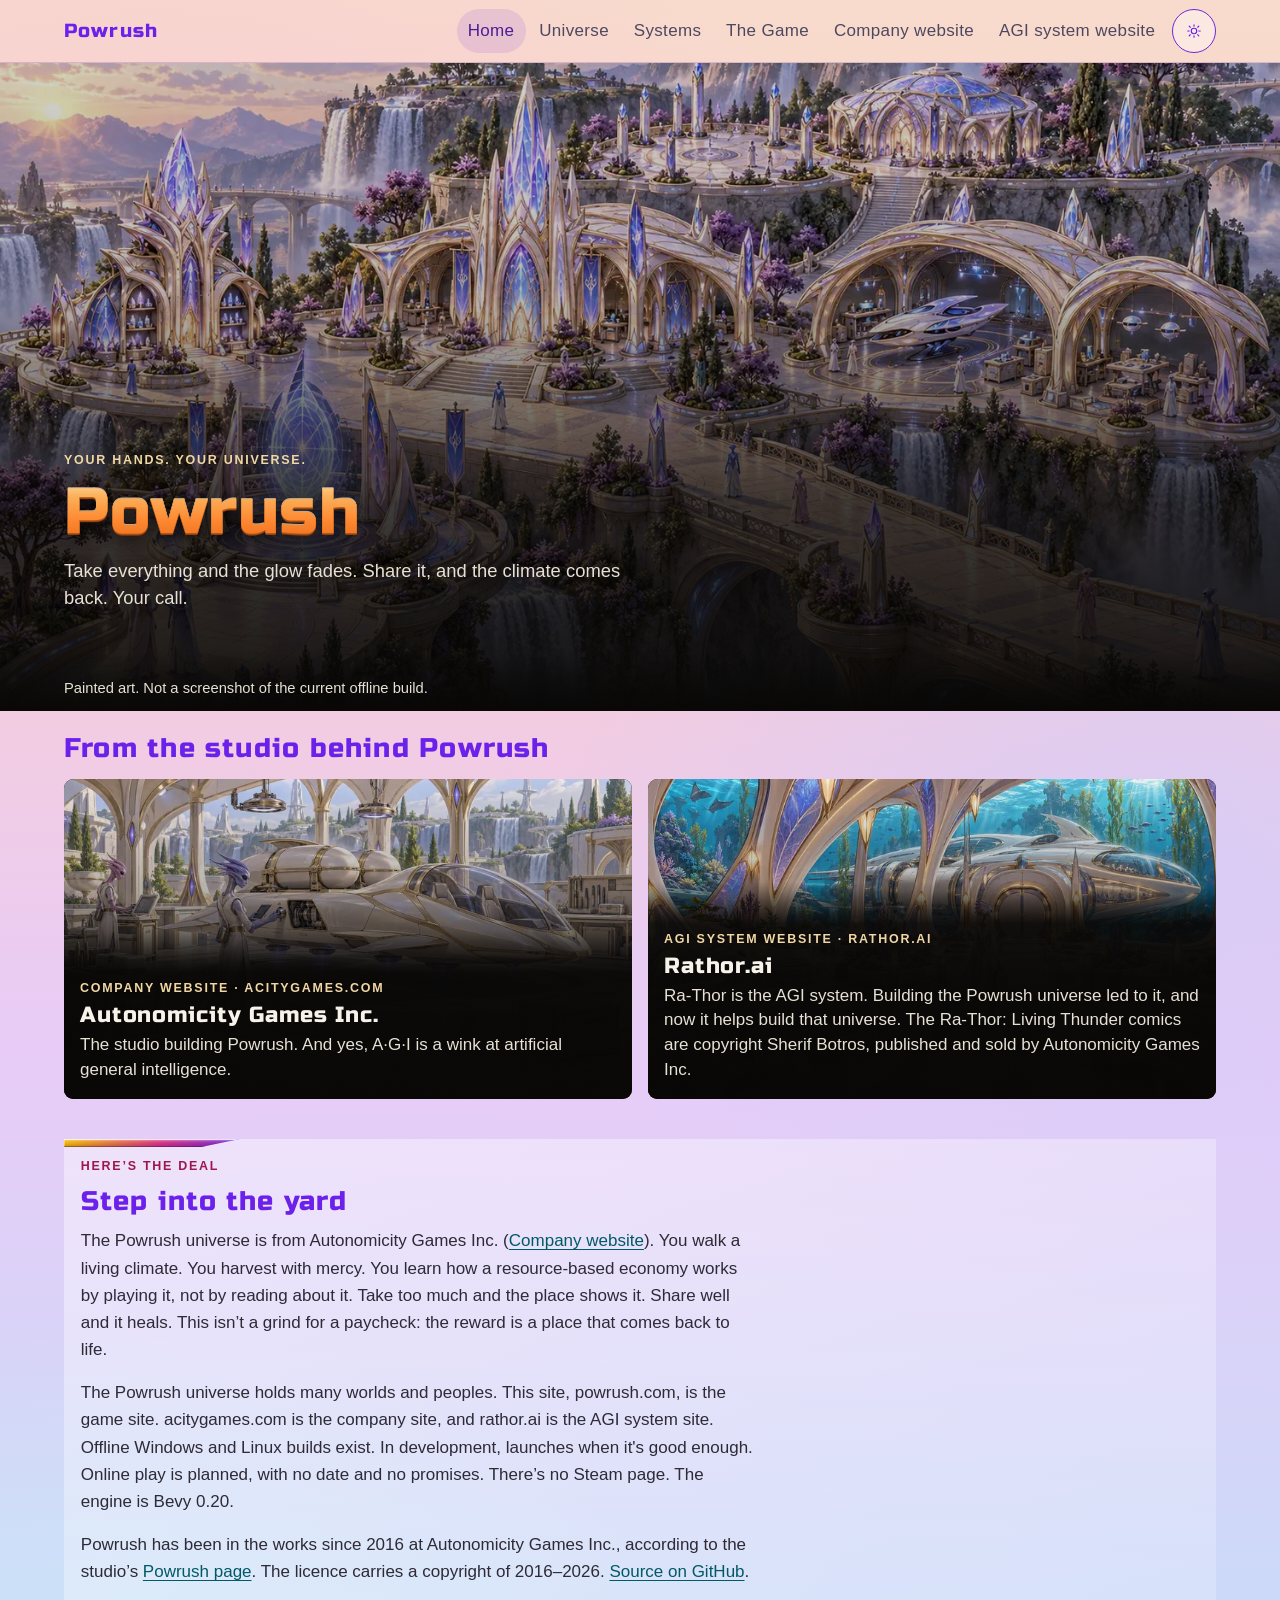
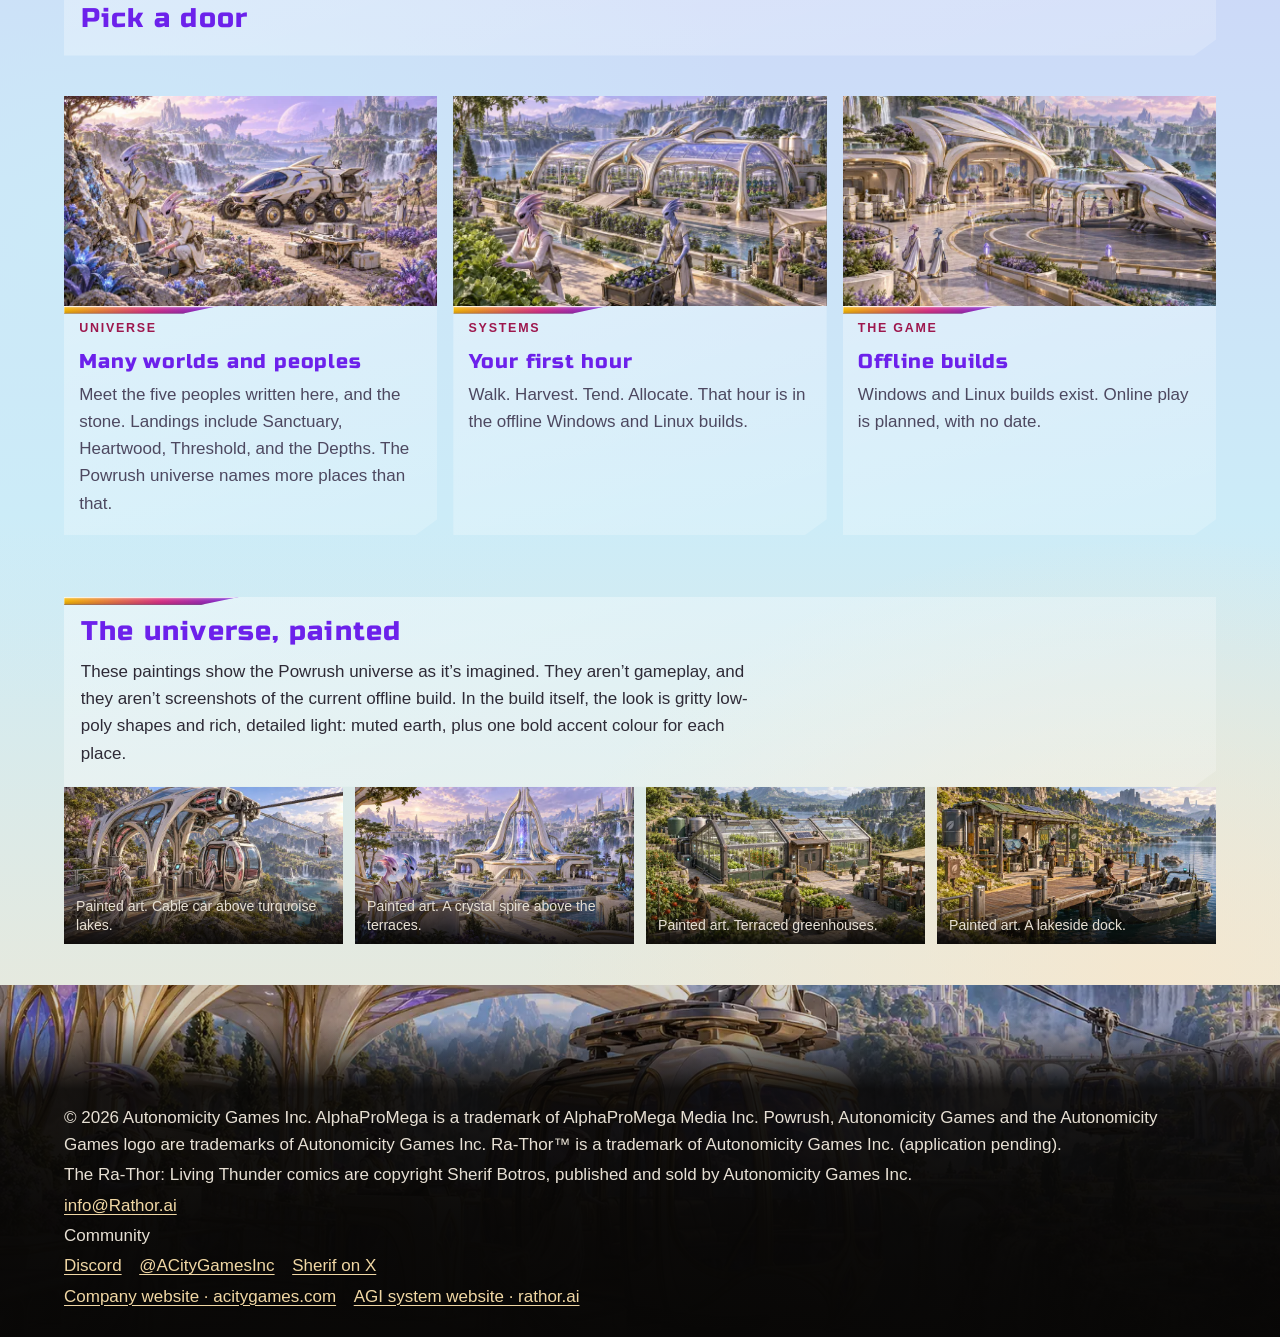
<file: site/index.html>
<!DOCTYPE html>
<html lang="en">
<head>
  <meta charset="utf-8">
  <meta name="viewport" content="width=device-width, initial-scale=1">
  <title>Powrush</title>
  <meta name="description" content="The Powrush universe holds many worlds and peoples. It is from Autonomicity Games Inc. Offline Windows and Linux builds exist. Online play is planned, with no date. The engine is Bevy 0.20.">
  <meta property="og:title" content="Powrush">
  <meta property="og:description" content="The Powrush universe holds many worlds and peoples. It is from Autonomicity Games Inc. Offline Windows and Linux builds exist. Online play is planned, with no date. The engine is Bevy 0.20.">
  <meta property="og:image" content="https://powrush.com/images/art/home-quellorian-waterfall-city-1500.webp">
  <meta property="og:url" content="https://powrush.com/">
  <meta property="og:type" content="website">
  <meta name="twitter:card" content="summary_large_image">
  <meta name="twitter:title" content="Powrush">
  <meta name="twitter:description" content="The Powrush universe holds many worlds and peoples. It is from Autonomicity Games Inc. Offline Windows and Linux builds exist. Online play is planned, with no date. The engine is Bevy 0.20.">
  <meta name="twitter:image" content="https://powrush.com/images/art/home-quellorian-waterfall-city-1500.webp">
  <meta name="theme-color" content="#12110e" media="(prefers-color-scheme: dark)">
  <meta name="theme-color" content="#f7e7de" media="(prefers-color-scheme: light)">
  <link rel="canonical" href="https://powrush.com/">
  <link rel="icon" href="favicon.png" type="image/png">
  <link rel="apple-touch-icon" href="apple-touch-icon.png">
  <script>
    (function () {
      var theme = "dark";
      try {
        var stored = localStorage.getItem("powrush-theme");
        if (stored === "light" || stored === "dark") theme = stored;
        else if (window.matchMedia("(prefers-color-scheme: light)").matches) theme = "light";
      } catch (e) {}
      document.documentElement.setAttribute("data-theme", theme);
    })();
  </script>
  <link rel="stylesheet" href="css/style.css">
</head>
<body>
  <a class="skip" href="#content">Skip to content</a>
  <header class="site-header">
    <div class="wrap bar">
      <a class="brand" href="index.html">Powrush</a>
      <nav aria-label="Primary">
        <ul>
          <li><a href="index.html" aria-current="page">Home</a></li><li><a href="world.html">Universe</a></li><li><a href="systems.html">Systems</a></li><li><a href="play.html">The Game</a></li><li><a href="https://acitygames.com/" rel="noopener noreferrer" target="_blank">Company website<span class="sr-only"> (opens in a new tab)</span></a></li><li><a href="https://rathor.ai/" rel="noopener noreferrer" target="_blank">AGI system website<span class="sr-only"> (opens in a new tab)</span></a></li>
        </ul>
        <button type="button" class="theme-toggle" id="theme-toggle" hidden aria-pressed="false" aria-label="Switch to light mode">
          <span class="theme-toggle-icons" aria-hidden="true">
            <svg class="theme-icon theme-icon-sun" viewBox="0 0 24 24" focusable="false">
              <circle cx="12" cy="12" r="4.1"></circle>
              <path d="M12 2.6v2.2M12 19.2v2.2M4.8 4.8l1.6 1.6M17.6 17.6l1.6 1.6M2.6 12h2.2M19.2 12h2.2M4.8 19.2l1.6-1.6M17.6 6.4l1.6-1.6" fill="none"></path>
            </svg>
            <svg class="theme-icon theme-icon-moon" viewBox="0 0 24 24" focusable="false">
              <path d="M15.2 3.4A8.2 8.2 0 1 0 20.6 14 6.4 6.4 0 0 1 15.2 3.4z"></path>
            </svg>
          </span>
        </button>
      </nav>
    </div>
  </header>
  <main id="content" tabindex="-1">
    
    <figure class="hero">
      <div class="hero-media">
        <img class="op-home" src="images/art/home-quellorian-waterfall-city-1500.webp" srcset="images/art/home-quellorian-waterfall-city-768.webp 768w, images/art/home-quellorian-waterfall-city-1500.webp 1500w" sizes="100vw" width="1500" height="844" alt="Pale stone city of arched halls and glowing crystal spires on cliff terraces, with waterfalls falling into mist, a glowing portal, and robed lavender-skinned figures walking a bridge at sunset." decoding="async" fetchpriority="high" loading="eager">
        <div class="hero-scrim" aria-hidden="true"></div>
        <div class="hero-copy">
          <div class="wrap">
            <p class="kicker">Your hands. Your universe.</p>
            <h1>Powrush</h1>
            <p class="lede">Take everything and the glow fades. Share it, and the climate comes back. Your call.</p>
          </div>
        </div>
      </div>
      <figcaption><div class="wrap">Painted art. Not a screenshot of the current offline build.</div></figcaption>
    </figure>
    <section class="sheet-wrap xlinks-wrap" aria-labelledby="xlinks-title">
      <div class="wrap">
        <h2 class="xlinks-title" id="xlinks-title">From the studio behind Powrush</h2>
        <ul class="xlinks">
          <li>
            <a class="xcard" href="https://acitygames.com/" rel="noopener noreferrer" target="_blank">
              <span class="xcard-art"><img class="op-garden" src="images/art/home-quellorian-workshop-1500.webp" srcset="images/art/home-quellorian-workshop-768.webp 768w, images/art/home-quellorian-workshop-1500.webp 1500w" sizes="(min-width: 800px) 50vw, 100vw" width="1500" height="844" alt="Painted art: two Quellorians service a white-and-gold hover craft on a glowing pad in an airy workshop with waterfalls beyond the arches." decoding="async" loading="lazy"></span>
              <span class="xcard-scrim" aria-hidden="true"></span>
              <span class="xcard-copy">
                <span class="kicker">Company website · acitygames.com</span>
                <span class="xcard-title">Autonomicity Games Inc.</span>
                <span class="xcard-text">The studio building Powrush. And yes, A·G·I is a wink at artificial general intelligence.</span>
              </span><span class="sr-only"> (opens in a new tab)</span>
            </a>
          </li>
          <li>
            <a class="xcard" href="https://rathor.ai/" rel="noopener noreferrer" target="_blank">
              <span class="xcard-art"><img class="op-crystal" src="images/art/home-quellorian-transit-station-1500.webp" srcset="images/art/home-quellorian-transit-station-768.webp 768w, images/art/home-quellorian-transit-station-1500.webp 1500w" sizes="(min-width: 800px) 50vw, 100vw" width="1500" height="844" alt="Painted art: in a white-and-gold Quellorian transit hall under the sea, a traveller in pale robes rests on a lavender bench beside her case while a pearl-white transit craft waits beyond tall arched windows full of kelp, rays and fish." decoding="async" loading="lazy"></span>
              <span class="xcard-scrim" aria-hidden="true"></span>
              <span class="xcard-copy">
                <span class="kicker">AGI system website · rathor.ai</span>
                <span class="xcard-title">Rathor.ai</span>
                <span class="xcard-text">Ra-Thor is the AGI system. Building the Powrush universe led to it, and now it helps build that universe. The Ra-Thor: Living Thunder comics are copyright Sherif Botros, published and sold by Autonomicity Games Inc.</span>
              </span><span class="sr-only"> (opens in a new tab)</span>
            </a>
          </li>
        </ul>
      </div>
    </section>
    <div class="sheet-wrap">
      <div class="wrap sheet">
        <p class="kicker">Here’s the deal</p>
        <h2>Step into the yard</h2>
        <p>The Powrush universe is from Autonomicity Games Inc. (<a href="https://acitygames.com/" rel="noopener noreferrer" target="_blank">Company website<span class="sr-only"> (opens in a new tab)</span></a>). You walk a living climate. You harvest with mercy. You learn how a resource-based economy works by playing it, not by reading about it. Take too much and the place shows it. Share well and it heals. This isn’t a grind for a paycheck: the reward is a place that comes back to life.</p>
        <p>The Powrush universe holds many worlds and peoples. This site, powrush.com, is the game site. acitygames.com is the company site, and rathor.ai is the AGI system site. Offline Windows and Linux builds exist. In development, launches when it's good enough. Online play is planned, with no date and no promises. There’s no Steam page. The engine is Bevy 0.20.</p>
        <p>Powrush has been in the works since 2016 at Autonomicity Games Inc., according to the studio’s <a href="https://acitygames.com/powrush.html" rel="noopener noreferrer" target="_blank">Powrush page<span class="sr-only"> (opens in a new tab)</span></a>. The licence carries a copyright of 2016–2026. <a href="https://github.com/Eternally-Thriving-Grandmasterism/Powrush-MMO" rel="noopener noreferrer" target="_blank">Source on GitHub<span class="sr-only"> (opens in a new tab)</span></a>.</p>
        <h2>Pick a door</h2>
      </div>
    </div>
    <div class="sheet-wrap">
      <div class="wrap">
        <ul class="doors">
          <li>
        <a class="door" href="world.html">
          <span class="door-frame"><img class="op-world" src="images/art/door-quellorian-exploration-1500.webp" srcset="images/art/door-quellorian-exploration-768.webp 768w, images/art/door-quellorian-exploration-1500.webp 1500w" sizes="(min-width: 800px) 33vw, 100vw" width="1500" height="844" alt="Painted art: Quellorian explorers survey a rocky violet-flowered plateau beside a white rover, with cliffs, waterfalls and a pale planet behind." decoding="async" loading="lazy"></span>
          <span class="door-copy">
            <span class="kicker">Universe</span>
            <span class="door-title">Many worlds and peoples</span>
            <p>Meet the five peoples written here, and the stone. Landings include Sanctuary, Heartwood, Threshold, and the Depths. The Powrush universe names more places than that.</p>
          </span>
        </a>
      </li>
          <li>
        <a class="door" href="systems.html">
          <span class="door-frame"><img class="op-systems" src="images/art/door-quellorian-farming-district-1500.webp" srcset="images/art/door-quellorian-farming-district-768.webp 768w, images/art/door-quellorian-farming-district-1500.webp 1500w" sizes="(min-width: 800px) 33vw, 100vw" width="1500" height="844" alt="Painted art: Quellorians tend crops and push a cart of violet produce beside long glass greenhouses on terraces above a lake and waterfalls." decoding="async" loading="lazy"></span>
          <span class="door-copy">
            <span class="kicker">Systems</span>
            <span class="door-title">Your first hour</span>
            <p>Walk. Harvest. Tend. Allocate. That hour is in the offline Windows and Linux builds.</p>
          </span>
        </a>
      </li>
          <li>
        <a class="door" href="play.html">
          <span class="door-frame"><img class="op-play" src="images/art/door-quellorian-shuttle-port-1500.webp" srcset="images/art/door-quellorian-shuttle-port-768.webp 768w, images/art/door-quellorian-shuttle-port-1500.webp 1500w" sizes="(min-width: 800px) 33vw, 100vw" width="1500" height="844" alt="Painted art: robed Quellorians with luggage walk toward a white shuttle docked at a curved gold-trimmed port beside waterfalls and a bay." decoding="async" loading="lazy"></span>
          <span class="door-copy">
            <span class="kicker">The Game</span>
            <span class="door-title">Offline builds</span>
            <p>Windows and Linux builds exist. Online play is planned, with no date.</p>
          </span>
        </a>
      </li>
        </ul>
      </div>
    </div>
    <div class="sheet-wrap">
      <div class="wrap">
        <div class="sheet">
          <h2>The universe, painted</h2>
          <p>These paintings show the Powrush universe as it’s imagined. They aren’t gameplay, and they aren’t screenshots of the current offline build. In the build itself, the look is gritty low-poly shapes and rich, detailed light: muted earth, plus one bold accent colour for each place.</p>
        </div>
        <ul class="media-strip">
          <li>
        <figure class="shot">
          <img class="op-cydruid" src="images/art/media-cydruid-cable-car-lakes-1500.webp" srcset="images/art/media-cydruid-cable-car-lakes-768.webp 768w, images/art/media-cydruid-cable-car-lakes-1500.webp 1500w" sizes="(min-width: 1100px) 25vw, (min-width: 800px) 33vw, 82vw" width="1500" height="844" alt="Futuristic white cable-car station under an arched glass canopy where pale armoured figures with long pink hair board a gondola above a valley of turquoise lakes and waterfalls." decoding="async" loading="lazy">
          <figcaption>Painted art. Cable car above turquoise lakes.</figcaption>
        </figure>
      </li>
          <li>
        <figure class="shot">
          <img class="op-crystal" src="images/art/media-quellorian-crystal-power-spire-1500.webp" srcset="images/art/media-quellorian-crystal-power-spire-768.webp 768w, images/art/media-quellorian-crystal-power-spire-1500.webp 1500w" sizes="(min-width: 1100px) 25vw, (min-width: 800px) 33vw, 82vw" width="1500" height="844" alt="Two lavender-skinned figures read a tablet on a terrace overlooking a tall white spire housing a glowing blue crystal, surrounded by pools, bridges and a waterfall city." decoding="async" loading="lazy">
          <figcaption>Painted art. A crystal spire above the terraces.</figcaption>
        </figure>
      </li>
          <li>
        <figure class="shot">
          <img class="op-farm" src="images/art/media-human-greenhouse-farm-1500.webp" srcset="images/art/media-human-greenhouse-farm-768.webp 768w, images/art/media-human-greenhouse-farm-1500.webp 1500w" sizes="(min-width: 1100px) 25vw, (min-width: 800px) 33vw, 82vw" width="1500" height="844" alt="Terraced farm with glass greenhouses and solar panels where workers pick tomatoes and push a cart of produce crates, with a lake and mountains behind." decoding="async" loading="lazy">
          <figcaption>Painted art. Terraced greenhouses.</figcaption>
        </figure>
      </li>
          <li>
        <figure class="shot">
          <img class="op-dock" src="images/art/media-human-lakeside-dock-1500.webp" srcset="images/art/media-human-lakeside-dock-768.webp 768w, images/art/media-human-lakeside-dock-1500.webp 1500w" sizes="(min-width: 1100px) 25vw, (min-width: 800px) 33vw, 82vw" width="1500" height="844" alt="Wooden lakeside dock beside a solar-roofed field station, where people in field gear check equipment and tie up a utility boat, with rock spires on the far shore." decoding="async" loading="lazy">
          <figcaption>Painted art. A lakeside dock.</figcaption>
        </figure>
      </li>
          <li>
        <figure class="shot">
          <img class="op-market" src="images/art/media-human-market-square-1500.webp" srcset="images/art/media-human-market-square-768.webp 768w, images/art/media-human-market-square-1500.webp 1500w" sizes="(min-width: 1100px) 25vw, (min-width: 800px) 33vw, 82vw" width="1500" height="844" alt="Village market square of green-roofed timber stalls stocked with fruit and vegetables, with people shopping, a creek and footbridge, and jagged mountains and a waterfall beyond." decoding="async" loading="lazy">
          <figcaption>Painted art. A village market square.</figcaption>
        </figure>
      </li>
          <li>
        <figure class="shot">
          <img class="op-bridge" src="images/art/media-quellorian-waterfall-bridge-1500.webp" srcset="images/art/media-quellorian-waterfall-bridge-768.webp 768w, images/art/media-quellorian-waterfall-bridge-1500.webp 1500w" sizes="(min-width: 1100px) 25vw, (min-width: 800px) 33vw, 82vw" width="1500" height="844" alt="A lavender-skinned traveller with a backpack stands in front of an arched white bridge with violet glass railings over a waterfall gorge as two more travellers cross it." decoding="async" loading="lazy">
          <figcaption>Painted art. A bridge over a waterfall gorge.</figcaption>
        </figure>
      </li>
        </ul>
      </div>
    </div>

  </main>
  <footer class="site-footer">
    <div class="footer-media">
      <img class="op-cable" src="images/art/home-quellorian-cable-car-station-1500.webp" srcset="images/art/home-quellorian-cable-car-station-768.webp 768w, images/art/home-quellorian-cable-car-station-1500.webp 1500w" sizes="100vw" width="1500" height="844" alt="Painted art: a gold-trimmed cable car leaves a white Quellorian station with violet glass, gliding over waterfalls toward mountain terraces." decoding="async" loading="lazy">
      <div class="footer-scrim" aria-hidden="true"></div>
      <div class="footer-copy">
        <p>© 2026 Autonomicity Games Inc. AlphaProMega is a trademark of AlphaProMega Media Inc. Powrush, Autonomicity Games and the Autonomicity Games logo are trademarks of Autonomicity Games Inc. Ra-Thor™ is a trademark of Autonomicity Games Inc. (application pending).</p>
        <p>The Ra-Thor: Living Thunder comics are copyright Sherif Botros, published and sold by Autonomicity Games Inc.</p>
        <p><a href="mailto:info@Rathor.ai">info@Rathor.ai</a></p>
        <p>Community</p>
        <p class="footer-channels"><a href="https://discord.gg/nFRczVx5xQ" rel="noopener noreferrer" target="_blank">Discord<span class="sr-only"> (opens in a new tab)</span></a> <a href="https://x.com/ACityGamesInc" rel="noopener noreferrer" target="_blank">@ACityGamesInc<span class="sr-only"> (opens in a new tab)</span></a> <a href="https://x.com/AlphaProMega" rel="noopener noreferrer" target="_blank">Sherif on X<span class="sr-only"> (opens in a new tab)</span></a></p>
        <p class="footer-channels"><a href="https://acitygames.com/" rel="noopener noreferrer" target="_blank">Company website · acitygames.com<span class="sr-only"> (opens in a new tab)</span></a> <a href="https://rathor.ai/" rel="noopener noreferrer" target="_blank">AGI system website · rathor.ai<span class="sr-only"> (opens in a new tab)</span></a></p>
      </div>
    </div>
  </footer>
  <script src="js/theme.js" defer></script>
</body>
</html>
</file>
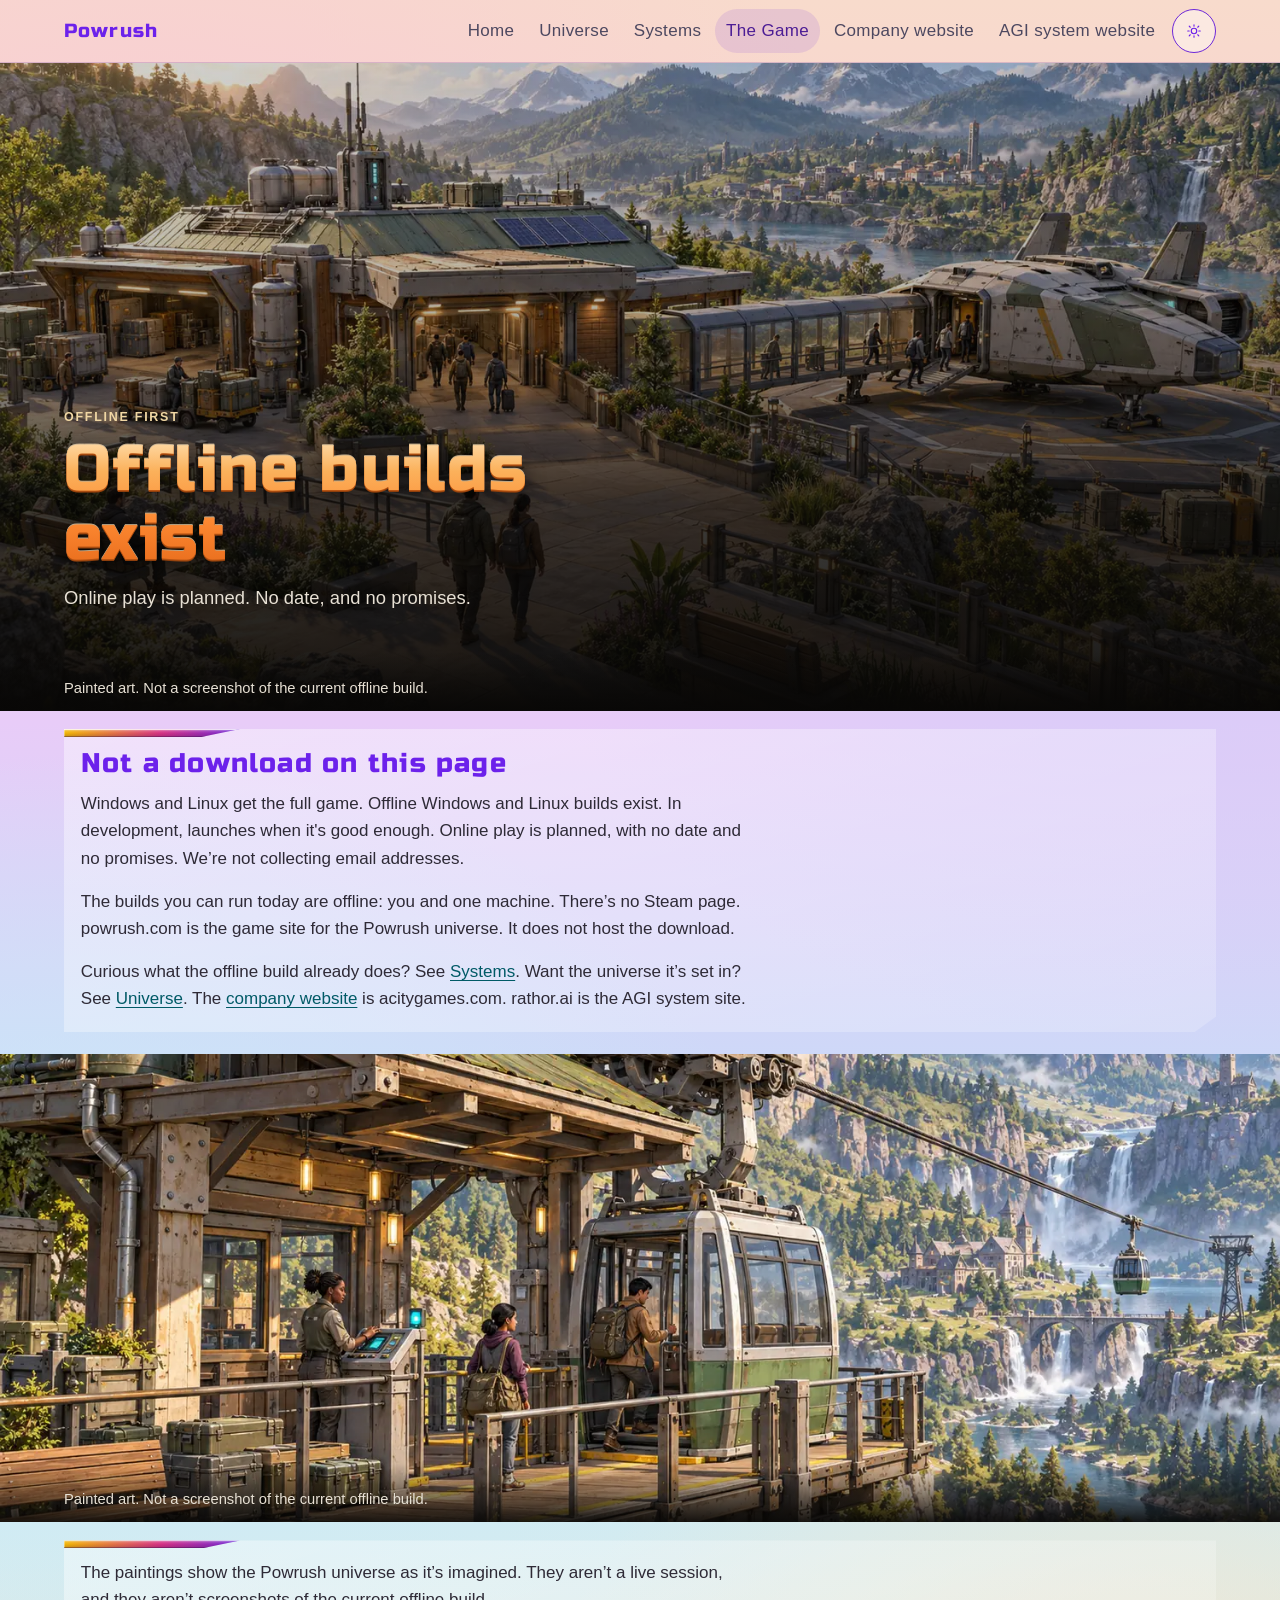
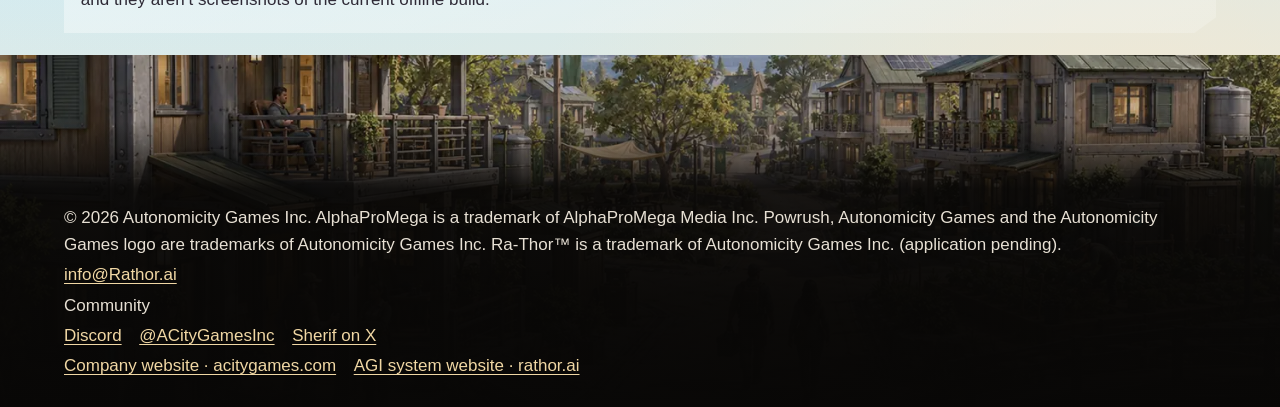
<file: site/play.html>
<!DOCTYPE html>
<html lang="en">
<head>
  <meta charset="utf-8">
  <meta name="viewport" content="width=device-width, initial-scale=1">
  <title>The Game — Powrush</title>
  <meta name="description" content="Offline Windows and Linux builds of the Powrush universe exist. Windows and Linux get the full game. In development, launches when it's good enough. Online play is planned, with no date.">
  <meta property="og:title" content="The Game — Powrush">
  <meta property="og:description" content="Offline Windows and Linux builds of the Powrush universe exist. Windows and Linux get the full game. In development, launches when it's good enough. Online play is planned, with no date.">
  <meta property="og:image" content="https://powrush.com/images/art/play-human-shuttle-port-1500.webp">
  <meta property="og:url" content="https://powrush.com/play.html">
  <meta property="og:type" content="website">
  <meta name="twitter:card" content="summary_large_image">
  <meta name="twitter:title" content="The Game — Powrush">
  <meta name="twitter:description" content="Offline Windows and Linux builds of the Powrush universe exist. Windows and Linux get the full game. In development, launches when it's good enough. Online play is planned, with no date.">
  <meta name="twitter:image" content="https://powrush.com/images/art/play-human-shuttle-port-1500.webp">
  <meta name="theme-color" content="#12110e" media="(prefers-color-scheme: dark)">
  <meta name="theme-color" content="#f7e7de" media="(prefers-color-scheme: light)">
  <link rel="canonical" href="https://powrush.com/play.html">
  <link rel="icon" href="favicon.png" type="image/png">
  <link rel="apple-touch-icon" href="apple-touch-icon.png">
  <script>
    (function () {
      var theme = "dark";
      try {
        var stored = localStorage.getItem("powrush-theme");
        if (stored === "light" || stored === "dark") theme = stored;
        else if (window.matchMedia("(prefers-color-scheme: light)").matches) theme = "light";
      } catch (e) {}
      document.documentElement.setAttribute("data-theme", theme);
    })();
  </script>
  <link rel="stylesheet" href="css/style.css">
</head>
<body>
  <a class="skip" href="#content">Skip to content</a>
  <header class="site-header">
    <div class="wrap bar">
      <a class="brand" href="index.html">Powrush</a>
      <nav aria-label="Primary">
        <ul>
          <li><a href="index.html">Home</a></li><li><a href="world.html">Universe</a></li><li><a href="systems.html">Systems</a></li><li><a href="play.html" aria-current="page">The Game</a></li><li><a href="https://acitygames.com/" rel="noopener noreferrer" target="_blank">Company website<span class="sr-only"> (opens in a new tab)</span></a></li><li><a href="https://rathor.ai/" rel="noopener noreferrer" target="_blank">AGI system website<span class="sr-only"> (opens in a new tab)</span></a></li>
        </ul>
        <button type="button" class="theme-toggle" id="theme-toggle" hidden aria-pressed="false" aria-label="Switch to light mode">
          <span class="theme-toggle-icons" aria-hidden="true">
            <svg class="theme-icon theme-icon-sun" viewBox="0 0 24 24" focusable="false">
              <circle cx="12" cy="12" r="4.1"></circle>
              <path d="M12 2.6v2.2M12 19.2v2.2M4.8 4.8l1.6 1.6M17.6 17.6l1.6 1.6M2.6 12h2.2M19.2 12h2.2M4.8 19.2l1.6-1.6M17.6 6.4l1.6-1.6" fill="none"></path>
            </svg>
            <svg class="theme-icon theme-icon-moon" viewBox="0 0 24 24" focusable="false">
              <path d="M15.2 3.4A8.2 8.2 0 1 0 20.6 14 6.4 6.4 0 0 1 15.2 3.4z"></path>
            </svg>
          </span>
        </button>
      </nav>
    </div>
  </header>
  <main id="content" tabindex="-1">
    
    <figure class="hero">
      <div class="hero-media">
        <img class="op-play" src="images/art/play-human-shuttle-port-1500.webp" srcset="images/art/play-human-shuttle-port-768.webp 768w, images/art/play-human-shuttle-port-1500.webp 1500w" sizes="100vw" width="1500" height="844" alt="A couple with backpacks walks a garden path toward a mountain shuttle port where passengers board a parked spacecraft, with a lake, a waterfall and snowy peaks behind." decoding="async" fetchpriority="high" loading="eager">
        <div class="hero-scrim" aria-hidden="true"></div>
        <div class="hero-copy">
          <div class="wrap">
            <p class="kicker">Offline first</p>
            <h1>Offline builds exist</h1>
            <p class="lede">Online play is planned. No date, and no promises.</p>
          </div>
        </div>
      </div>
      <figcaption><div class="wrap">Painted art. Not a screenshot of the current offline build.</div></figcaption>
    </figure>
    <div class="sheet-wrap">
      <div class="wrap sheet">
        <h2>Not a download on this page</h2>
        <p>Windows and Linux get the full game. Offline Windows and Linux builds exist. In development, launches when it's good enough. Online play is planned, with no date and no promises. We’re not collecting email addresses.</p>
        <p>The builds you can run today are offline: you and one machine. There’s no Steam page. powrush.com is the game site for the Powrush universe. It does not host the download.</p>
        <p>Curious what the offline build already does? See <a href="systems.html">Systems</a>. Want the universe it’s set in? See <a href="world.html">Universe</a>. The <a href="https://acitygames.com/" rel="noopener noreferrer" target="_blank">company website<span class="sr-only"> (opens in a new tab)</span></a> is acitygames.com. rathor.ai is the AGI system site.</p>
      </div>
    </div>
    <figure class="frame">
      <img class="op-cable" src="images/art/spare-human-cable-car-valley-1500.webp" srcset="images/art/spare-human-cable-car-valley-768.webp 768w, images/art/spare-human-cable-car-valley-1500.webp 1500w" sizes="100vw" width="1500" height="844" alt="Wooden cable-car station on a cliff where three travellers board a green gondola while a second gondola crosses a valley of pine forest, waterfalls and snow-capped mountains." decoding="async" loading="lazy">
      <figcaption><div class="wrap">Painted art. Not a screenshot of the current offline build.</div></figcaption>
    </figure>
    <div class="sheet-wrap">
      <div class="wrap sheet">
        <p>The paintings show the Powrush universe as it’s imagined. They aren’t a live session, and they aren’t screenshots of the current offline build.</p>
      </div>
    </div>

  </main>
  <footer class="site-footer">
    <div class="footer-media">
      <img class="op-farm" src="images/art/play-human-residential-lane-1500.webp" srcset="images/art/play-human-residential-lane-768.webp 768w, images/art/play-human-residential-lane-1500.webp 1500w" sizes="100vw" width="1500" height="844" alt="Painted art: two people walk a dirt lane between timber houses with solar roofs and garden beds, beside a creek, with rocky peaks behind." decoding="async" loading="lazy">
      <div class="footer-scrim" aria-hidden="true"></div>
      <div class="footer-copy">
        <p>© 2026 Autonomicity Games Inc. AlphaProMega is a trademark of AlphaProMega Media Inc. Powrush, Autonomicity Games and the Autonomicity Games logo are trademarks of Autonomicity Games Inc. Ra-Thor™ is a trademark of Autonomicity Games Inc. (application pending).</p>
        <p><a href="mailto:info@Rathor.ai">info@Rathor.ai</a></p>
        <p>Community</p>
        <p class="footer-channels"><a href="https://discord.gg/nFRczVx5xQ" rel="noopener noreferrer" target="_blank">Discord<span class="sr-only"> (opens in a new tab)</span></a> <a href="https://x.com/ACityGamesInc" rel="noopener noreferrer" target="_blank">@ACityGamesInc<span class="sr-only"> (opens in a new tab)</span></a> <a href="https://x.com/AlphaProMega" rel="noopener noreferrer" target="_blank">Sherif on X<span class="sr-only"> (opens in a new tab)</span></a></p>
        <p class="footer-channels"><a href="https://acitygames.com/" rel="noopener noreferrer" target="_blank">Company website · acitygames.com<span class="sr-only"> (opens in a new tab)</span></a> <a href="https://rathor.ai/" rel="noopener noreferrer" target="_blank">AGI system website · rathor.ai<span class="sr-only"> (opens in a new tab)</span></a></p>
      </div>
    </div>
  </footer>
  <script src="js/theme.js" defer></script>
</body>
</html>
</file>
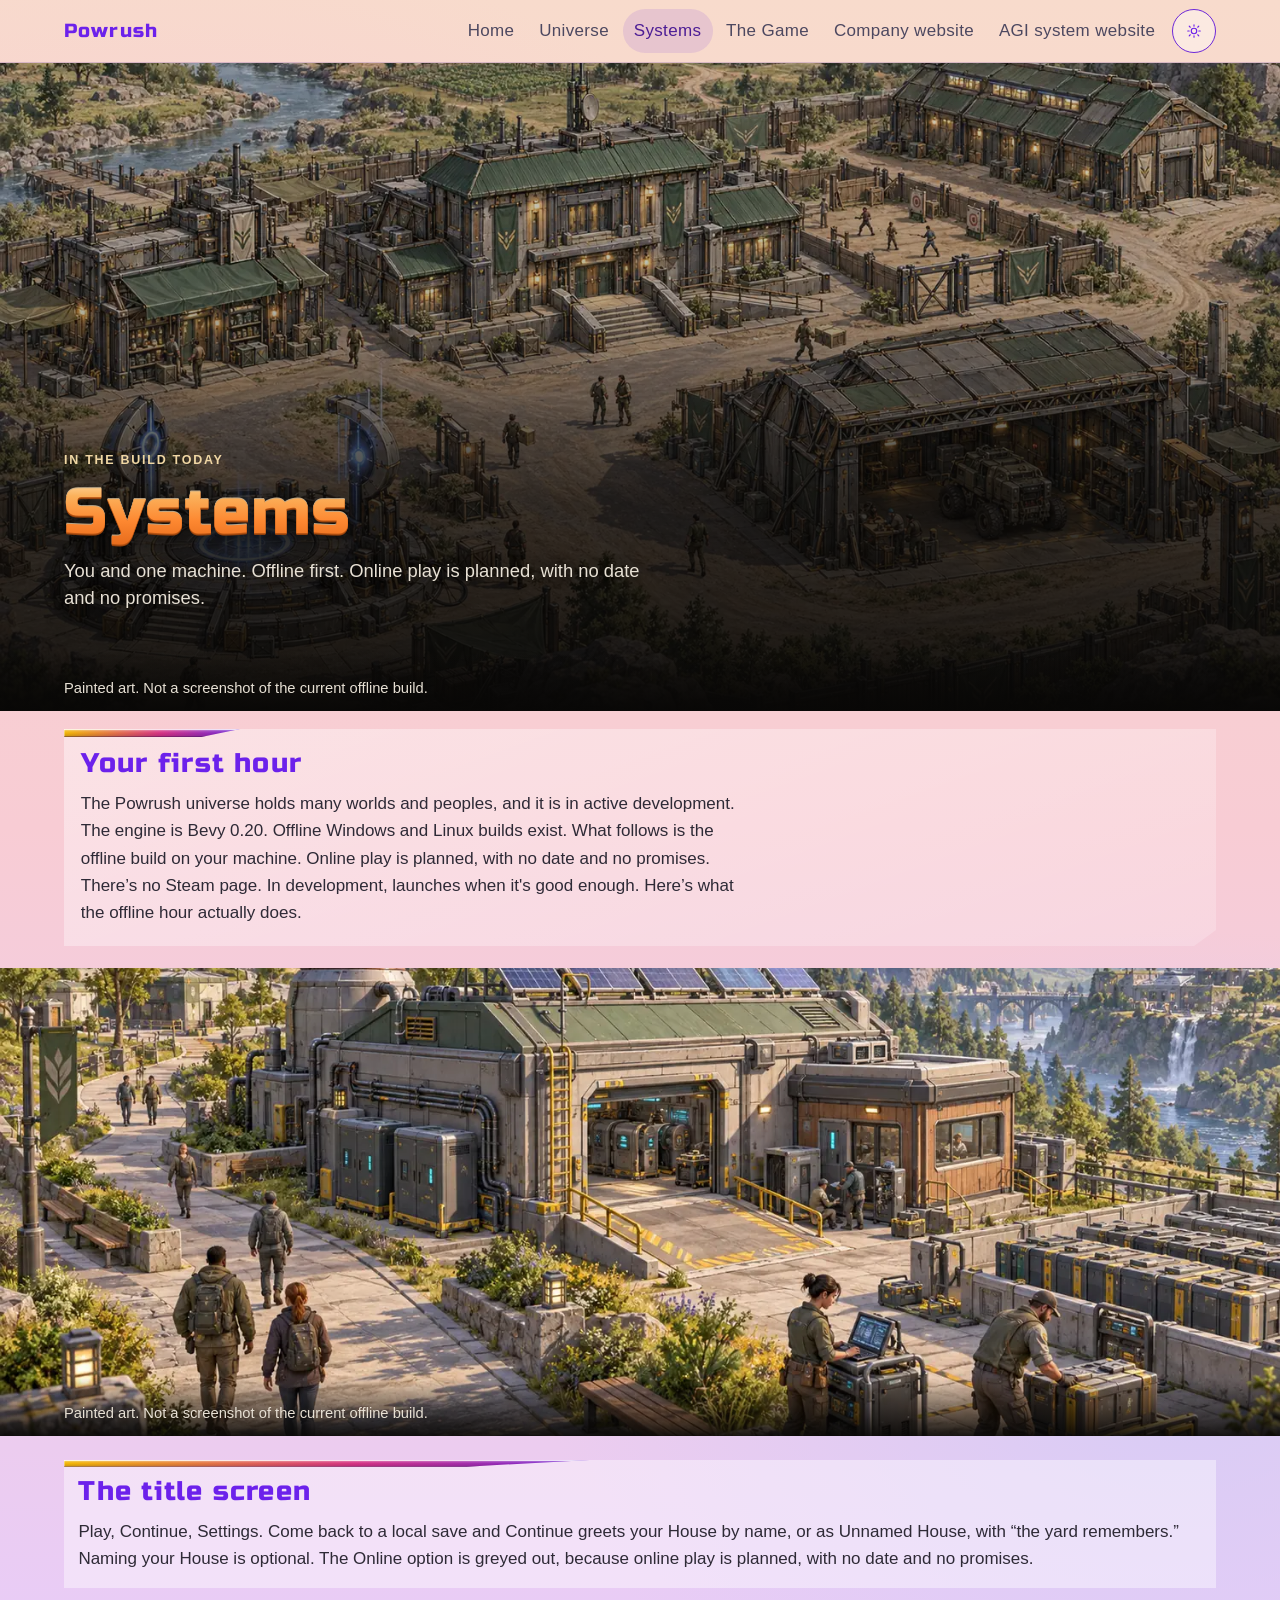
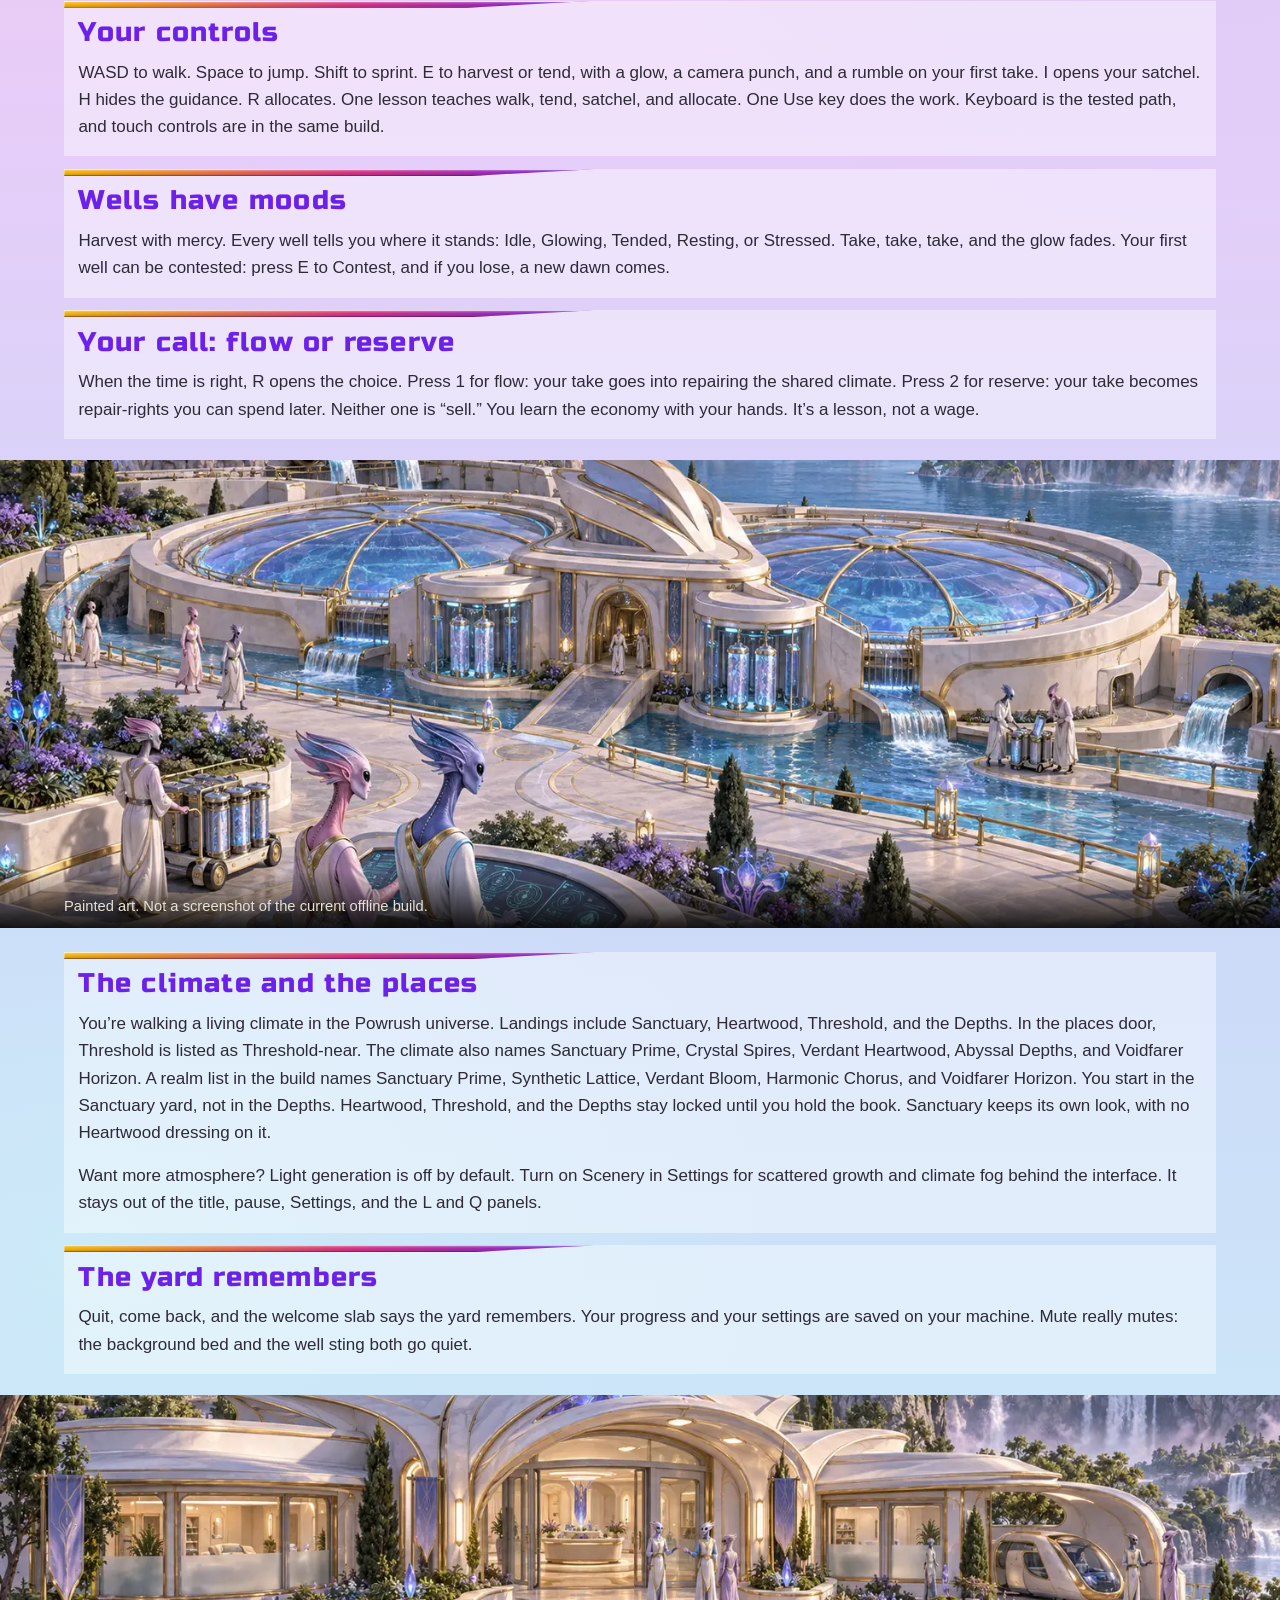
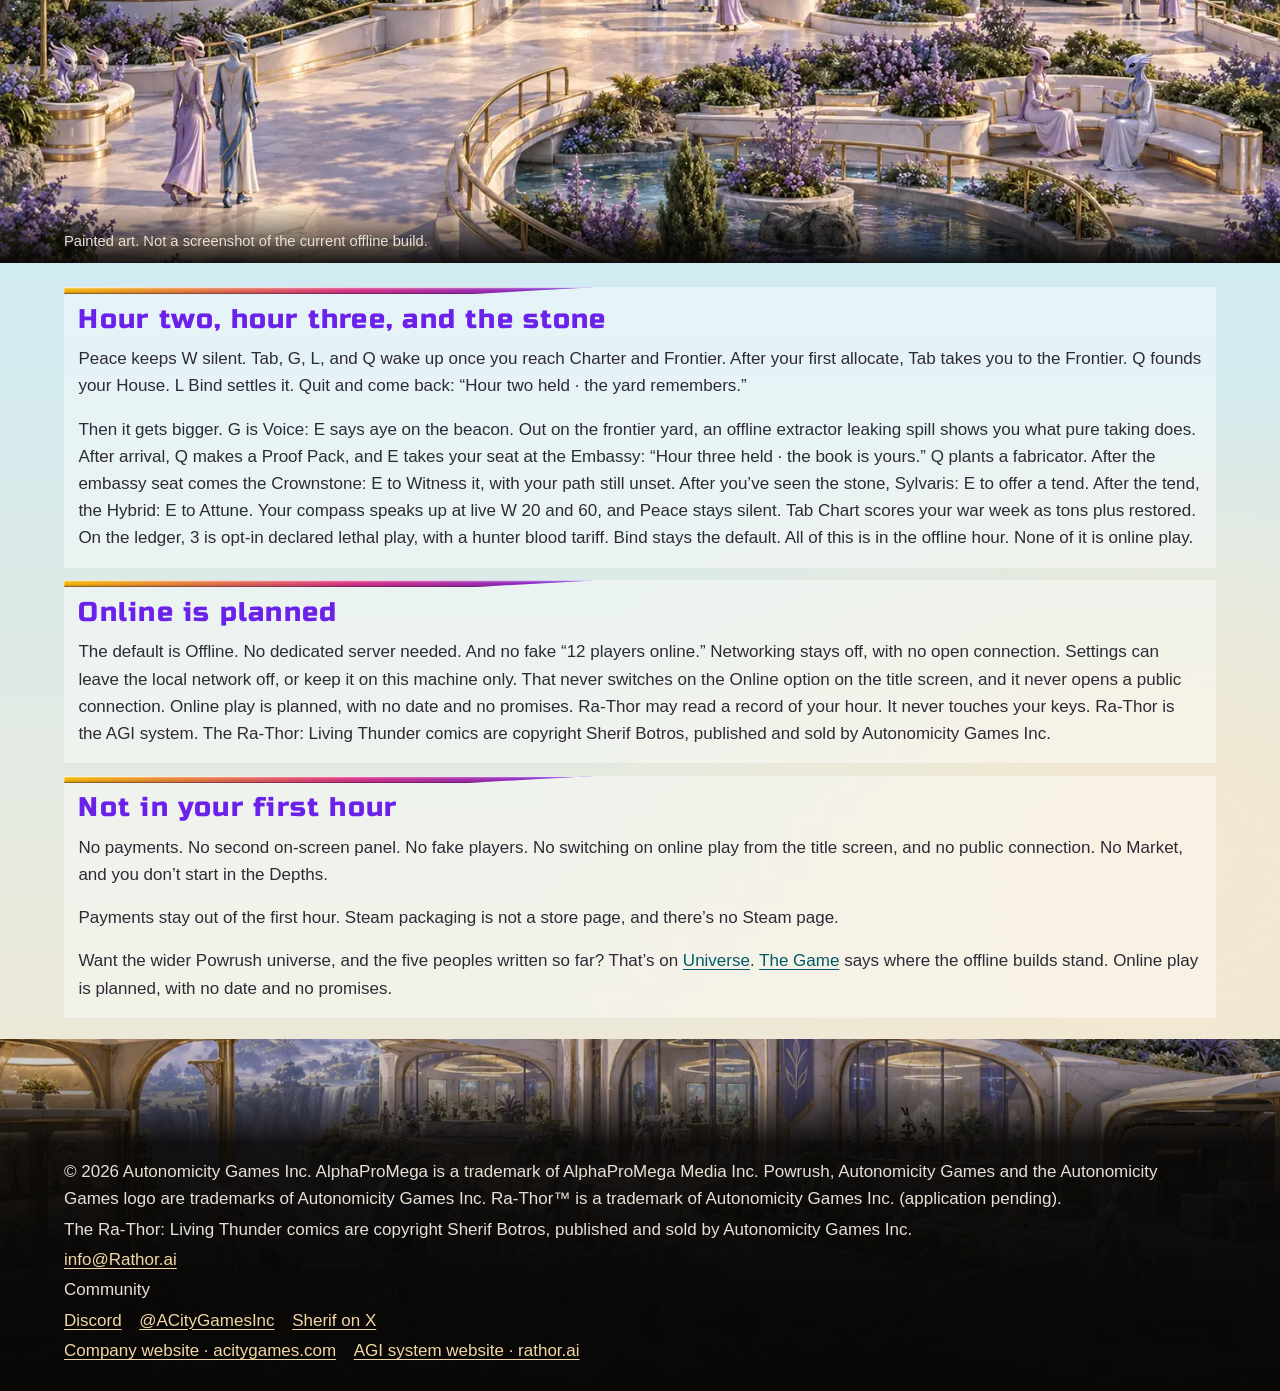
<file: site/systems.html>
<!DOCTYPE html>
<html lang="en">
<head>
  <meta charset="utf-8">
  <meta name="viewport" content="width=device-width, initial-scale=1">
  <title>Systems — Powrush</title>
  <meta name="description" content="The offline hour in the Powrush universe: walk, harvest, tend, and allocate. The engine is Bevy 0.20. Online play is planned, with no date and no promises.">
  <meta property="og:title" content="Systems — Powrush">
  <meta property="og:description" content="The offline hour in the Powrush universe: walk, harvest, tend, and allocate. The engine is Bevy 0.20. Online play is planned, with no date and no promises.">
  <meta property="og:image" content="https://powrush.com/images/art/systems-human-frontier-base-1500.webp">
  <meta property="og:url" content="https://powrush.com/systems.html">
  <meta property="og:type" content="website">
  <meta name="twitter:card" content="summary_large_image">
  <meta name="twitter:title" content="Systems — Powrush">
  <meta name="twitter:description" content="The offline hour in the Powrush universe: walk, harvest, tend, and allocate. The engine is Bevy 0.20. Online play is planned, with no date and no promises.">
  <meta name="twitter:image" content="https://powrush.com/images/art/systems-human-frontier-base-1500.webp">
  <meta name="theme-color" content="#12110e" media="(prefers-color-scheme: dark)">
  <meta name="theme-color" content="#f7e7de" media="(prefers-color-scheme: light)">
  <link rel="canonical" href="https://powrush.com/systems.html">
  <link rel="icon" href="favicon.png" type="image/png">
  <link rel="apple-touch-icon" href="apple-touch-icon.png">
  <script>
    (function () {
      var theme = "dark";
      try {
        var stored = localStorage.getItem("powrush-theme");
        if (stored === "light" || stored === "dark") theme = stored;
        else if (window.matchMedia("(prefers-color-scheme: light)").matches) theme = "light";
      } catch (e) {}
      document.documentElement.setAttribute("data-theme", theme);
    })();
  </script>
  <link rel="stylesheet" href="css/style.css">
</head>
<body>
  <a class="skip" href="#content">Skip to content</a>
  <header class="site-header">
    <div class="wrap bar">
      <a class="brand" href="index.html">Powrush</a>
      <nav aria-label="Primary">
        <ul>
          <li><a href="index.html">Home</a></li><li><a href="world.html">Universe</a></li><li><a href="systems.html" aria-current="page">Systems</a></li><li><a href="play.html">The Game</a></li><li><a href="https://acitygames.com/" rel="noopener noreferrer" target="_blank">Company website<span class="sr-only"> (opens in a new tab)</span></a></li><li><a href="https://rathor.ai/" rel="noopener noreferrer" target="_blank">AGI system website<span class="sr-only"> (opens in a new tab)</span></a></li>
        </ul>
        <button type="button" class="theme-toggle" id="theme-toggle" hidden aria-pressed="false" aria-label="Switch to light mode">
          <span class="theme-toggle-icons" aria-hidden="true">
            <svg class="theme-icon theme-icon-sun" viewBox="0 0 24 24" focusable="false">
              <circle cx="12" cy="12" r="4.1"></circle>
              <path d="M12 2.6v2.2M12 19.2v2.2M4.8 4.8l1.6 1.6M17.6 17.6l1.6 1.6M2.6 12h2.2M19.2 12h2.2M4.8 19.2l1.6-1.6M17.6 6.4l1.6-1.6" fill="none"></path>
            </svg>
            <svg class="theme-icon theme-icon-moon" viewBox="0 0 24 24" focusable="false">
              <path d="M15.2 3.4A8.2 8.2 0 1 0 20.6 14 6.4 6.4 0 0 1 15.2 3.4z"></path>
            </svg>
          </span>
        </button>
      </nav>
    </div>
  </header>
  <main id="content" tabindex="-1">
    
    <figure class="hero">
      <div class="hero-media">
        <img class="op-systems" src="images/art/systems-human-frontier-base-1500.webp" srcset="images/art/systems-human-frontier-base-768.webp 768w, images/art/systems-human-frontier-base-1500.webp 1500w" sizes="100vw" width="1500" height="844" alt="Aerial view of a frontier base of timber-and-metal buildings with green roofs and banners, a glowing circular pad, a garage holding an off-road vehicle, and uniformed people on dirt paths beside a river." decoding="async" fetchpriority="high" loading="eager">
        <div class="hero-scrim" aria-hidden="true"></div>
        <div class="hero-copy">
          <div class="wrap">
            <p class="kicker">In the build today</p>
            <h1>Systems</h1>
            <p class="lede">You and one machine. Offline first. Online play is planned, with no date and no promises.</p>
          </div>
        </div>
      </div>
      <figcaption><div class="wrap">Painted art. Not a screenshot of the current offline build.</div></figcaption>
    </figure>
    <div class="sheet-wrap">
      <div class="wrap sheet">
        <h2>Your first hour</h2>
        <p>The Powrush universe holds many worlds and peoples, and it is in active development. The engine is Bevy 0.20. Offline Windows and Linux builds exist. What follows is the offline build on your machine. Online play is planned, with no date and no promises. There’s no Steam page. In development, launches when it's good enough. Here’s what the offline hour actually does.</p>
      </div>
    </div>
    <figure class="frame">
      <img class="op-dock" src="images/art/systems-human-energy-district-1500.webp" srcset="images/art/systems-human-energy-district-768.webp 768w, images/art/systems-human-energy-district-1500.webp 1500w" sizes="100vw" width="1500" height="844" alt="Painted art: people in field gear walk a stone path past a solar-roofed energy building while others check a laptop and move battery crates on a cart." decoding="async" loading="lazy">
      <figcaption><div class="wrap">Painted art. Not a screenshot of the current offline build.</div></figcaption>
    </figure>
    <div class="sheet-wrap">
      <div class="wrap">
        <div class="systems">
          <article class="system">
            <h2>The title screen</h2>
            <p>Play, Continue, Settings. Come back to a local save and Continue greets your House by name, or as Unnamed House, with “the yard remembers.” Naming your House is optional. The Online option is greyed out, because online play is planned, with no date and no promises.</p>
          </article>
          <article class="system">
            <h2>Your controls</h2>
            <p>WASD to walk. Space to jump. Shift to sprint. E to harvest or tend, with a glow, a camera punch, and a rumble on your first take. I opens your satchel. H hides the guidance. R allocates. One lesson teaches walk, tend, satchel, and allocate. One Use key does the work. Keyboard is the tested path, and touch controls are in the same build.</p>
          </article>
          <article class="system">
            <h2>Wells have moods</h2>
            <p>Harvest with mercy. Every well tells you where it stands: Idle, Glowing, Tended, Resting, or Stressed. Take, take, take, and the glow fades. Your first well can be contested: press E to Contest, and if you lose, a new dawn comes.</p>
          </article>
          <article class="system">
            <h2>Your call: flow or reserve</h2>
            <p>When the time is right, R opens the choice. Press 1 for flow: your take goes into repairing the shared climate. Press 2 for reserve: your take becomes repair-rights you can spend later. Neither one is “sell.” You learn the economy with your hands. It’s a lesson, not a wage.</p>
          </article>
        </div>
      </div>
    </div>
    <figure class="frame">
      <img class="op-crystal" src="images/art/systems-quellorian-water-purification-1500.webp" srcset="images/art/systems-quellorian-water-purification-768.webp 768w, images/art/systems-quellorian-water-purification-1500.webp 1500w" sizes="100vw" width="1500" height="844" alt="Painted art: two Quellorians stand by a terrace rail above glowing blue purification pools and channels that spill into a lake below white cliffs." decoding="async" loading="lazy">
      <figcaption><div class="wrap">Painted art. Not a screenshot of the current offline build.</div></figcaption>
    </figure>
    <div class="sheet-wrap">
      <div class="wrap">
        <div class="systems">
          <article class="system">
            <h2>The climate and the places</h2>
            <p>You’re walking a living climate in the Powrush universe. Landings include Sanctuary, Heartwood, Threshold, and the Depths. In the places door, Threshold is listed as Threshold-near. The climate also names Sanctuary Prime, Crystal Spires, Verdant Heartwood, Abyssal Depths, and Voidfarer Horizon. A realm list in the build names Sanctuary Prime, Synthetic Lattice, Verdant Bloom, Harmonic Chorus, and Voidfarer Horizon. You start in the Sanctuary yard, not in the Depths. Heartwood, Threshold, and the Depths stay locked until you hold the book. Sanctuary keeps its own look, with no Heartwood dressing on it.</p>
            <p>Want more atmosphere? Light generation is off by default. Turn on Scenery in Settings for scattered growth and climate fog behind the interface. It stays out of the title, pause, Settings, and the L and Q panels.</p>
          </article>
          <article class="system">
            <h2>The yard remembers</h2>
            <p>Quit, come back, and the welcome slab says the yard remembers. Your progress and your settings are saved on your machine. Mute really mutes: the background bed and the well sting both go quiet.</p>
          </article>
        </div>
      </div>
    </div>
    <figure class="frame">
      <img class="op-bridge" src="images/art/systems-quellorian-medical-courtyard-1500.webp" srcset="images/art/systems-quellorian-medical-courtyard-768.webp 768w, images/art/systems-quellorian-medical-courtyard-1500.webp 1500w" sizes="100vw" width="1500" height="844" alt="Painted art: a curved white-and-gold courtyard building with gardens, a still pool and violet flowers, where robed Quellorians walk the paths." decoding="async" loading="lazy">
      <figcaption><div class="wrap">Painted art. Not a screenshot of the current offline build.</div></figcaption>
    </figure>
    <div class="sheet-wrap">
      <div class="wrap">
        <div class="systems">
          <article class="system">
            <h2>Hour two, hour three, and the stone</h2>
            <p>Peace keeps W silent. Tab, G, L, and Q wake up once you reach Charter and Frontier. After your first allocate, Tab takes you to the Frontier. Q founds your House. L Bind settles it. Quit and come back: “Hour two held · the yard remembers.”</p>
            <p>Then it gets bigger. G is Voice: E says aye on the beacon. Out on the frontier yard, an offline extractor leaking spill shows you what pure taking does. After arrival, Q makes a Proof Pack, and E takes your seat at the Embassy: “Hour three held · the book is yours.” Q plants a fabricator. After the embassy seat comes the Crownstone: E to Witness it, with your path still unset. After you’ve seen the stone, Sylvaris: E to offer a tend. After the tend, the Hybrid: E to Attune. Your compass speaks up at live W 20 and 60, and Peace stays silent. Tab Chart scores your war week as tons plus restored. On the ledger, 3 is opt-in declared lethal play, with a hunter blood tariff. Bind stays the default. All of this is in the offline hour. None of it is online play.</p>
          </article>
          <article class="system">
            <h2>Online is planned</h2>
            <p>The default is Offline. No dedicated server needed. And no fake “12 players online.” Networking stays off, with no open connection. Settings can leave the local network off, or keep it on this machine only. That never switches on the Online option on the title screen, and it never opens a public connection. Online play is planned, with no date and no promises. Ra-Thor may read a record of your hour. It never touches your keys. Ra-Thor is the AGI system. The Ra-Thor: Living Thunder comics are copyright Sherif Botros, published and sold by Autonomicity Games Inc.</p>
          </article>
          <article class="system">
            <h2>Not in your first hour</h2>
            <p>No payments. No second on-screen panel. No fake players. No switching on online play from the title screen, and no public connection. No Market, and you don’t start in the Depths.</p>
            <p>Payments stay out of the first hour. Steam packaging is not a store page, and there’s no Steam page.</p>
            <p>Want the wider Powrush universe, and the five peoples written so far? That’s on <a href="world.html">Universe</a>. <a href="play.html">The Game</a> says where the offline builds stand. Online play is planned, with no date and no promises.</p>
          </article>
        </div>
      </div>
    </div>

  </main>
  <footer class="site-footer">
    <div class="footer-media">
      <img class="op-garden" src="images/art/systems-quellorian-research-district-1500.webp" srcset="images/art/systems-quellorian-research-district-768.webp 768w, images/art/systems-quellorian-research-district-1500.webp 1500w" sizes="100vw" width="1500" height="844" alt="Painted art: two Quellorians study crystal samples at a lab bench on a terrace, beside a curved white research hall and gardens." decoding="async" loading="lazy">
      <div class="footer-scrim" aria-hidden="true"></div>
      <div class="footer-copy">
        <p>© 2026 Autonomicity Games Inc. AlphaProMega is a trademark of AlphaProMega Media Inc. Powrush, Autonomicity Games and the Autonomicity Games logo are trademarks of Autonomicity Games Inc. Ra-Thor™ is a trademark of Autonomicity Games Inc. (application pending).</p>
        <p>The Ra-Thor: Living Thunder comics are copyright Sherif Botros, published and sold by Autonomicity Games Inc.</p>
        <p><a href="mailto:info@Rathor.ai">info@Rathor.ai</a></p>
        <p>Community</p>
        <p class="footer-channels"><a href="https://discord.gg/nFRczVx5xQ" rel="noopener noreferrer" target="_blank">Discord<span class="sr-only"> (opens in a new tab)</span></a> <a href="https://x.com/ACityGamesInc" rel="noopener noreferrer" target="_blank">@ACityGamesInc<span class="sr-only"> (opens in a new tab)</span></a> <a href="https://x.com/AlphaProMega" rel="noopener noreferrer" target="_blank">Sherif on X<span class="sr-only"> (opens in a new tab)</span></a></p>
        <p class="footer-channels"><a href="https://acitygames.com/" rel="noopener noreferrer" target="_blank">Company website · acitygames.com<span class="sr-only"> (opens in a new tab)</span></a> <a href="https://rathor.ai/" rel="noopener noreferrer" target="_blank">AGI system website · rathor.ai<span class="sr-only"> (opens in a new tab)</span></a></p>
      </div>
    </div>
  </footer>
  <script src="js/theme.js" defer></script>
</body>
</html>
</file>
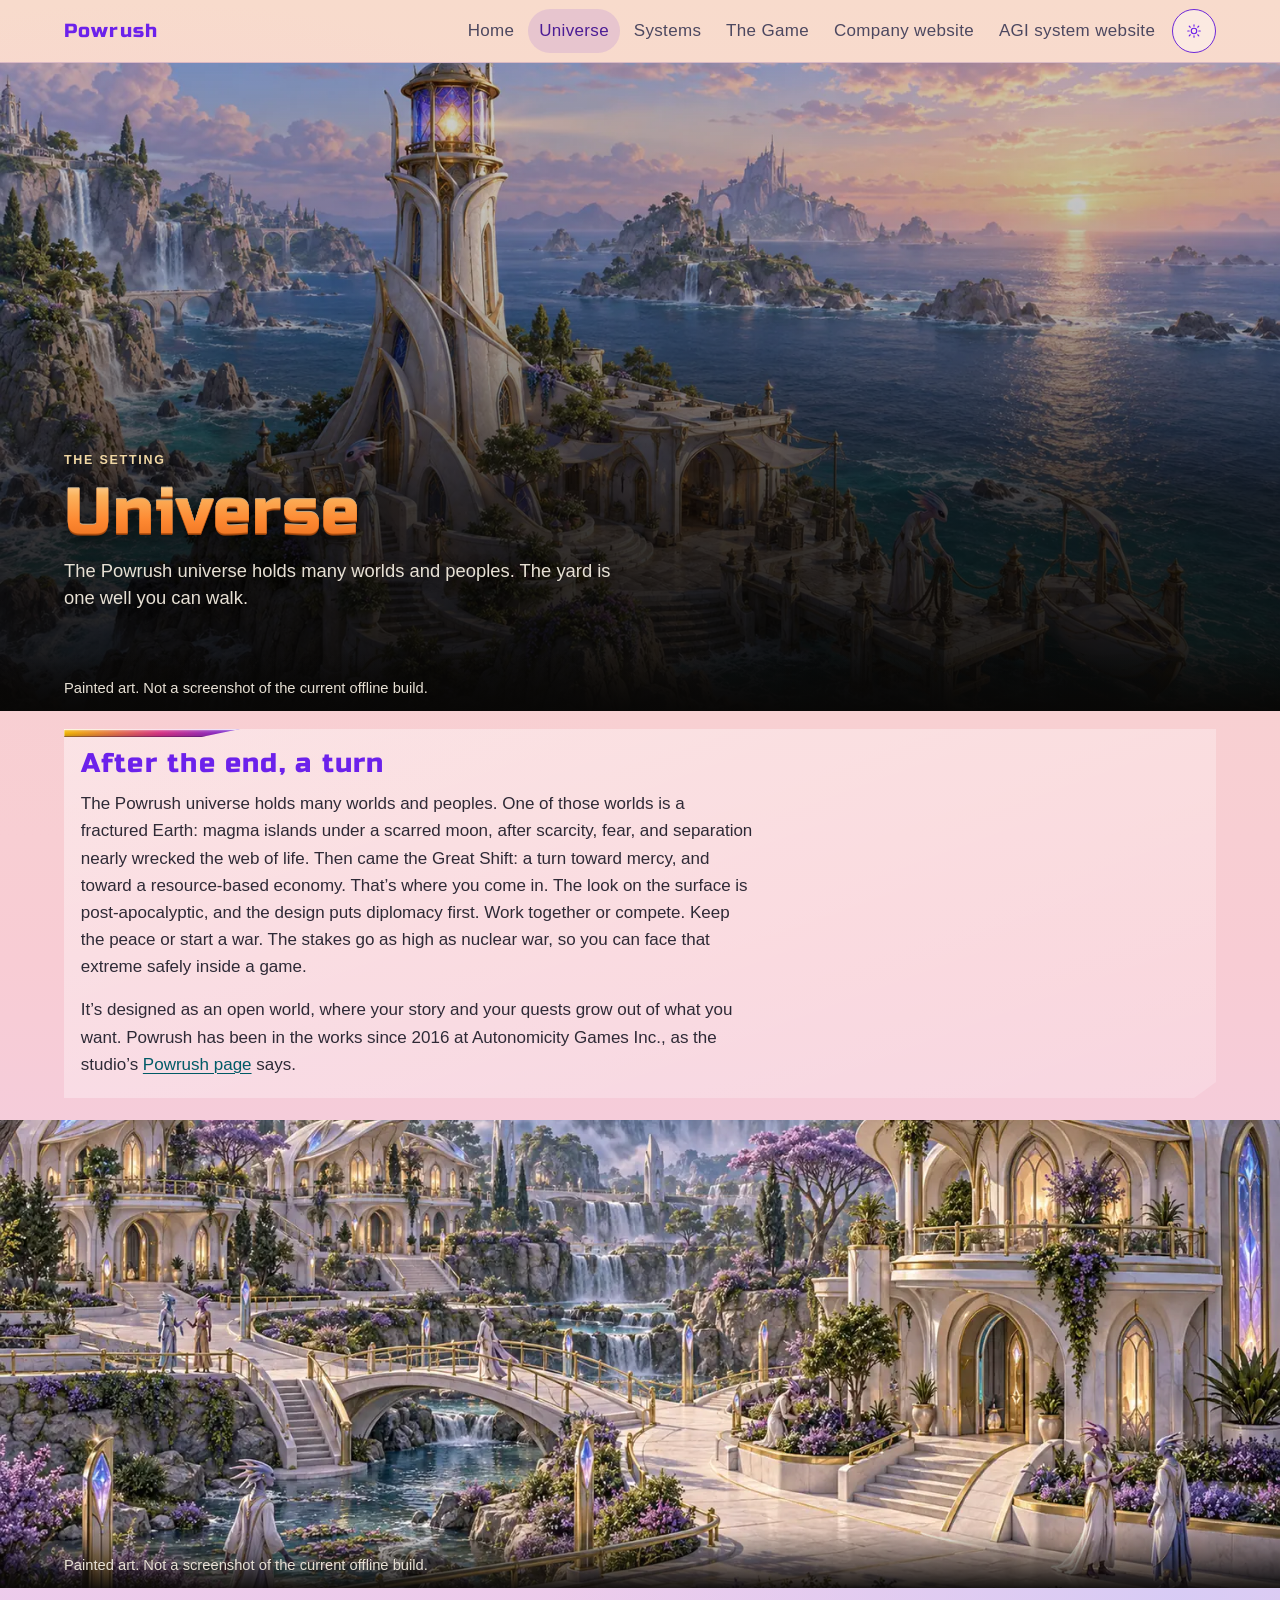
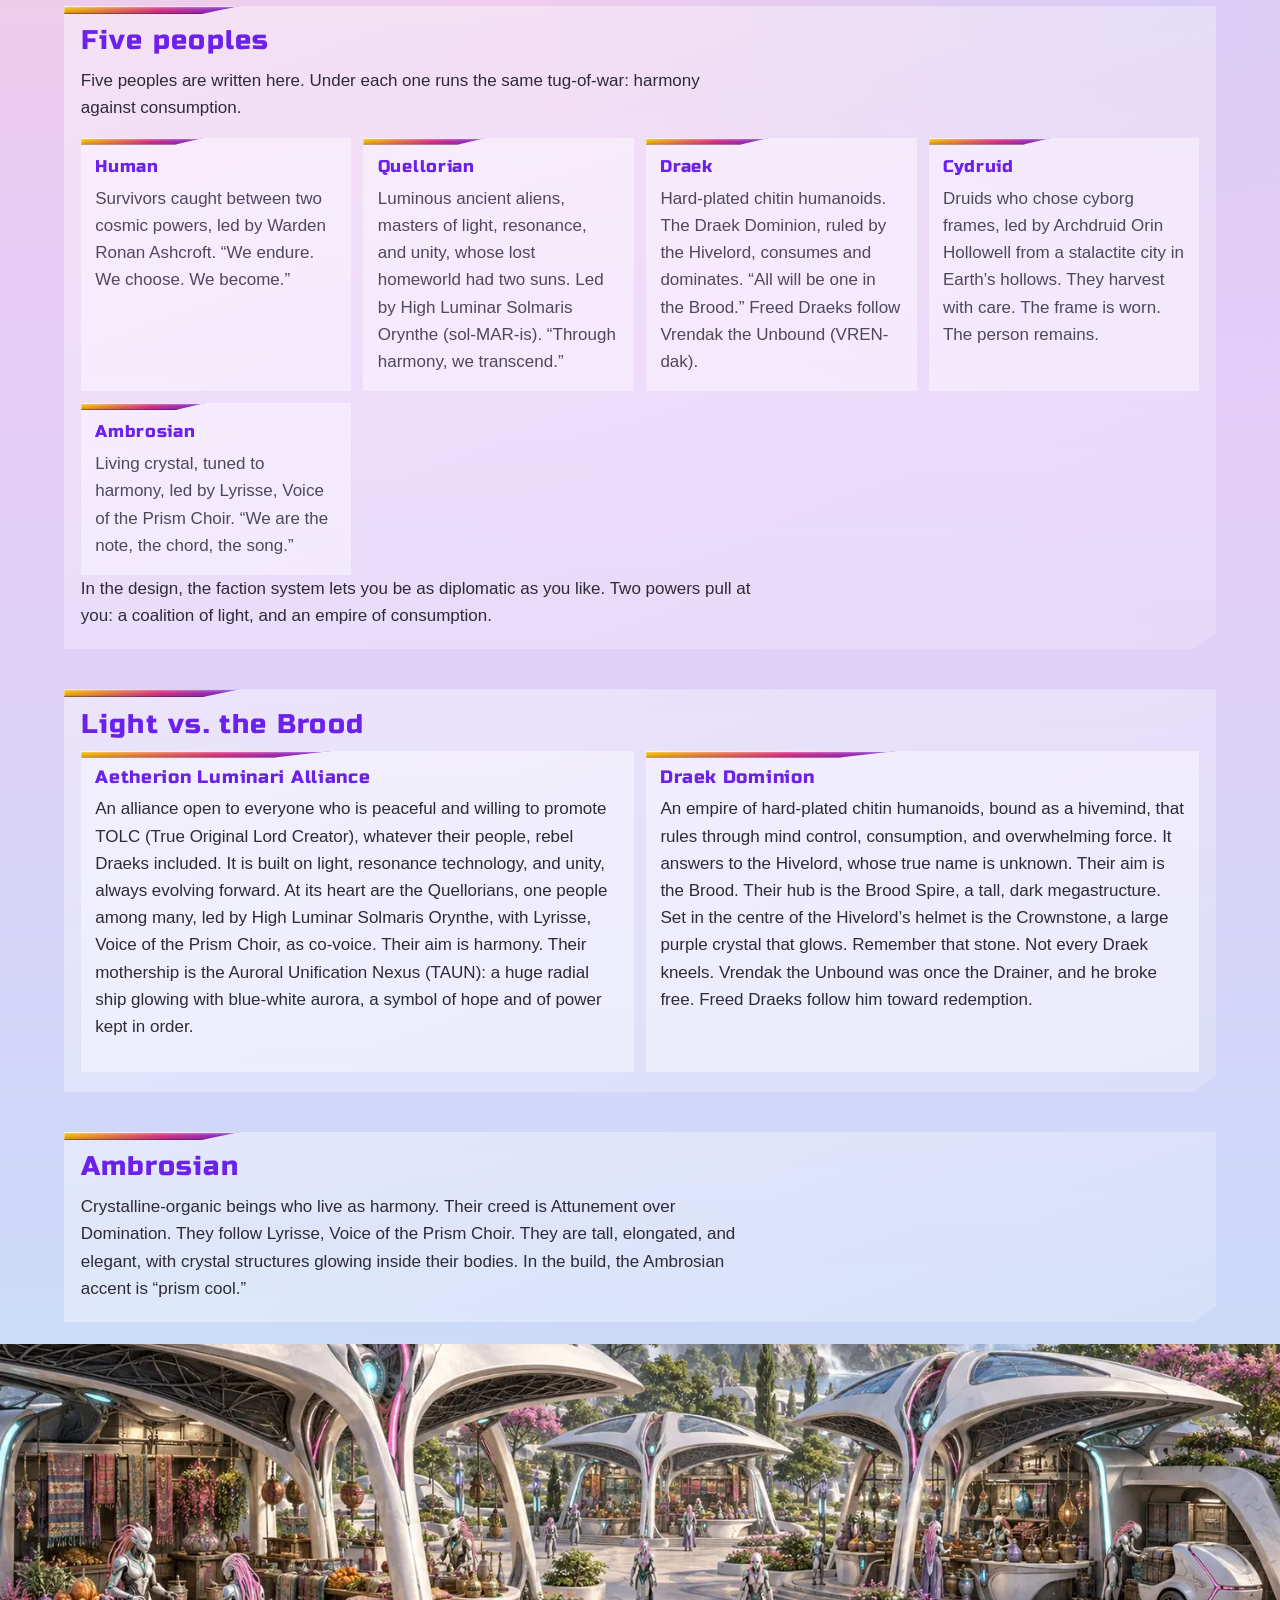
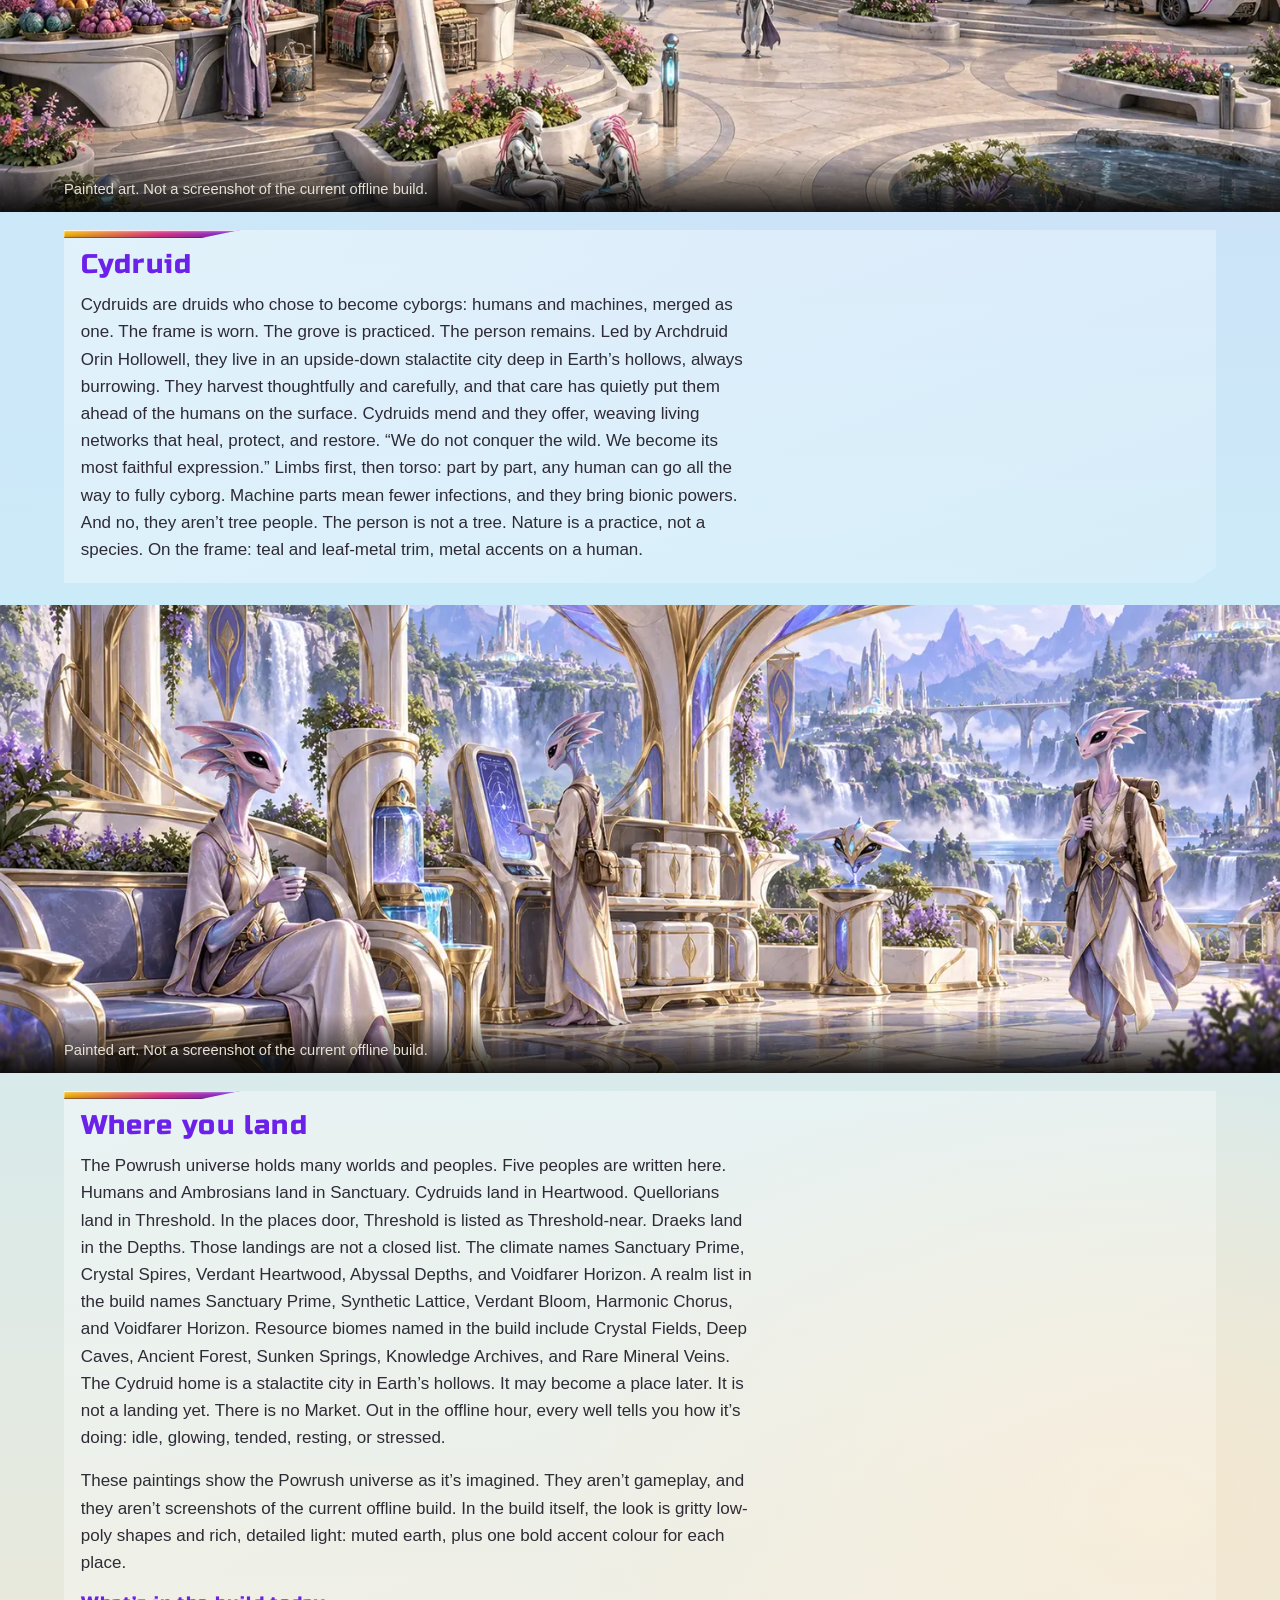
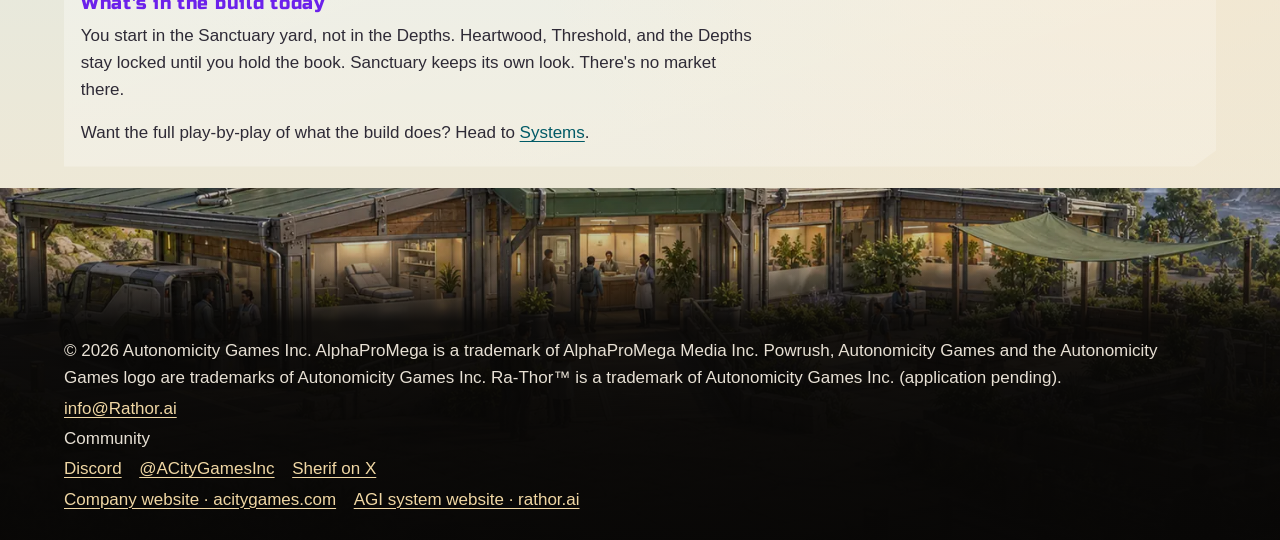
<file: site/world.html>
<!DOCTYPE html>
<html lang="en">
<head>
  <meta charset="utf-8">
  <meta name="viewport" content="width=device-width, initial-scale=1">
  <title>Universe — Powrush</title>
  <meta name="description" content="The Powrush universe holds many worlds and peoples. The Draek are hard-plated chitin humanoids. Freed Draeks follow Vrendak the Unbound. The offline hour starts in the Sanctuary yard.">
  <meta property="og:title" content="Universe — Powrush">
  <meta property="og:description" content="The Powrush universe holds many worlds and peoples. The Draek are hard-plated chitin humanoids. Freed Draeks follow Vrendak the Unbound. The offline hour starts in the Sanctuary yard.">
  <meta property="og:image" content="https://powrush.com/images/art/world-quellorian-lighthouse-coast-1500.webp">
  <meta property="og:url" content="https://powrush.com/world.html">
  <meta property="og:type" content="website">
  <meta name="twitter:card" content="summary_large_image">
  <meta name="twitter:title" content="Universe — Powrush">
  <meta name="twitter:description" content="The Powrush universe holds many worlds and peoples. The Draek are hard-plated chitin humanoids. Freed Draeks follow Vrendak the Unbound. The offline hour starts in the Sanctuary yard.">
  <meta name="twitter:image" content="https://powrush.com/images/art/world-quellorian-lighthouse-coast-1500.webp">
  <meta name="theme-color" content="#12110e" media="(prefers-color-scheme: dark)">
  <meta name="theme-color" content="#f7e7de" media="(prefers-color-scheme: light)">
  <link rel="canonical" href="https://powrush.com/world.html">
  <link rel="icon" href="favicon.png" type="image/png">
  <link rel="apple-touch-icon" href="apple-touch-icon.png">
  <script>
    (function () {
      var theme = "dark";
      try {
        var stored = localStorage.getItem("powrush-theme");
        if (stored === "light" || stored === "dark") theme = stored;
        else if (window.matchMedia("(prefers-color-scheme: light)").matches) theme = "light";
      } catch (e) {}
      document.documentElement.setAttribute("data-theme", theme);
    })();
  </script>
  <link rel="stylesheet" href="css/style.css">
</head>
<body>
  <a class="skip" href="#content">Skip to content</a>
  <header class="site-header">
    <div class="wrap bar">
      <a class="brand" href="index.html">Powrush</a>
      <nav aria-label="Primary">
        <ul>
          <li><a href="index.html">Home</a></li><li><a href="world.html" aria-current="page">Universe</a></li><li><a href="systems.html">Systems</a></li><li><a href="play.html">The Game</a></li><li><a href="https://acitygames.com/" rel="noopener noreferrer" target="_blank">Company website<span class="sr-only"> (opens in a new tab)</span></a></li><li><a href="https://rathor.ai/" rel="noopener noreferrer" target="_blank">AGI system website<span class="sr-only"> (opens in a new tab)</span></a></li>
        </ul>
        <button type="button" class="theme-toggle" id="theme-toggle" hidden aria-pressed="false" aria-label="Switch to light mode">
          <span class="theme-toggle-icons" aria-hidden="true">
            <svg class="theme-icon theme-icon-sun" viewBox="0 0 24 24" focusable="false">
              <circle cx="12" cy="12" r="4.1"></circle>
              <path d="M12 2.6v2.2M12 19.2v2.2M4.8 4.8l1.6 1.6M17.6 17.6l1.6 1.6M2.6 12h2.2M19.2 12h2.2M4.8 19.2l1.6-1.6M17.6 6.4l1.6-1.6" fill="none"></path>
            </svg>
            <svg class="theme-icon theme-icon-moon" viewBox="0 0 24 24" focusable="false">
              <path d="M15.2 3.4A8.2 8.2 0 1 0 20.6 14 6.4 6.4 0 0 1 15.2 3.4z"></path>
            </svg>
          </span>
        </button>
      </nav>
    </div>
  </header>
  <main id="content" tabindex="-1">
    
    <figure class="hero">
      <div class="hero-media">
        <img class="op-world" src="images/art/world-quellorian-lighthouse-coast-1500.webp" srcset="images/art/world-quellorian-lighthouse-coast-768.webp 768w, images/art/world-quellorian-lighthouse-coast-1500.webp 1500w" sizes="100vw" width="1500" height="844" alt="Ornate white lighthouse on a rocky islet with a stone pier and a moored boat, two robed lavender-skinned figures, and a sea dotted with islands under a pink sunset." decoding="async" fetchpriority="high" loading="eager">
        <div class="hero-scrim" aria-hidden="true"></div>
        <div class="hero-copy">
          <div class="wrap">
            <p class="kicker">The setting</p>
            <h1>Universe</h1>
            <p class="lede">The Powrush universe holds many worlds and peoples. The yard is one well you can walk.</p>
          </div>
        </div>
      </div>
      <figcaption><div class="wrap">Painted art. Not a screenshot of the current offline build.</div></figcaption>
    </figure>
    <div class="sheet-wrap">
      <div class="wrap sheet">
        <h2>After the end, a turn</h2>
        <p>The Powrush universe holds many worlds and peoples. One of those worlds is a fractured Earth: magma islands under a scarred moon, after scarcity, fear, and separation nearly wrecked the web of life. Then came the Great Shift: a turn toward mercy, and toward a resource-based economy. That’s where you come in. The look on the surface is post-apocalyptic, and the design puts diplomacy first. Work together or compete. Keep the peace or start a war. The stakes go as high as nuclear war, so you can face that extreme safely inside a game.</p>
        <p>It’s designed as an open world, where your story and your quests grow out of what you want. Powrush has been in the works since 2016 at Autonomicity Games Inc., as the studio’s <a href="https://acitygames.com/powrush.html" rel="noopener noreferrer" target="_blank">Powrush page<span class="sr-only"> (opens in a new tab)</span></a> says.</p>
      </div>
    </div>
    <figure class="frame">
      <img class="op-garden" src="images/art/spare-quellorian-garden-quarter-1500.webp" srcset="images/art/spare-quellorian-garden-quarter-768.webp 768w, images/art/spare-quellorian-garden-quarter-1500.webp 1500w" sizes="100vw" width="1500" height="844" alt="Curved white homes with crystal accents beside a garden canal and arched footbridge, with lavender flowering trees, robed lavender-skinned residents strolling, and waterfalls in the distance." decoding="async" loading="lazy">
      <figcaption><div class="wrap">Painted art. Not a screenshot of the current offline build.</div></figcaption>
    </figure>
    <div class="sheet-wrap">
      <div class="wrap sheet">
        <h2>Five peoples</h2>
        <p>Five peoples are written here. Under each one runs the same tug-of-war: harmony against consumption.</p>
        <ul class="people">
          <li><strong>Human</strong> <span>Survivors caught between two cosmic powers, led by Warden Ronan Ashcroft. “We endure. We choose. We become.”</span></li>
          <li><strong>Quellorian</strong> <span>Luminous ancient aliens, masters of light, resonance, and unity, whose lost homeworld had two suns. Led by High Luminar Solmaris Orynthe (sol-MAR-is). “Through harmony, we transcend.”</span></li>
          <li><strong>Draek</strong> <span>Hard-plated chitin humanoids. The Draek Dominion, ruled by the Hivelord, consumes and dominates. “All will be one in the Brood.” Freed Draeks follow Vrendak the Unbound (VREN-dak).</span></li>
          <li><strong>Cydruid</strong> <span>Druids who chose cyborg frames, led by Archdruid Orin Hollowell from a stalactite city in Earth’s hollows. They harvest with care. The frame is worn. The person remains.</span></li>
          <li><strong>Ambrosian</strong> <span>Living crystal, tuned to harmony, led by Lyrisse, Voice of the Prism Choir. “We are the note, the chord, the song.”</span></li>
        </ul>
        <p>In the design, the faction system lets you be as diplomatic as you like. Two powers pull at you: a coalition of light, and an empire of consumption.</p>
      </div>
    </div>
    <div class="sheet-wrap">
      <div class="wrap sheet">
        <h2>Light vs. the Brood</h2>
        <div class="split">
          <article>
            <h3>Aetherion Luminari Alliance</h3>
            <p>An alliance open to everyone who is peaceful and willing to promote TOLC (True Original Lord Creator), whatever their people, rebel Draeks included. It is built on light, resonance technology, and unity, always evolving forward. At its heart are the Quellorians, one people among many, led by High Luminar Solmaris Orynthe, with Lyrisse, Voice of the Prism Choir, as co-voice. Their aim is harmony. Their mothership is the Auroral Unification Nexus (TAUN): a huge radial ship glowing with blue-white aurora, a symbol of hope and of power kept in order.</p>
          </article>
          <article>
            <h3>Draek Dominion</h3>
            <p>An empire of hard-plated chitin humanoids, bound as a hivemind, that rules through mind control, consumption, and overwhelming force. It answers to the Hivelord, whose true name is unknown. Their aim is the Brood. Their hub is the Brood Spire, a tall, dark megastructure. Set in the centre of the Hivelord’s helmet is the Crownstone, a large purple crystal that glows. Remember that stone. Not every Draek kneels. Vrendak the Unbound was once the Drainer, and he broke free. Freed Draeks follow him toward redemption.</p>
          </article>
        </div>
      </div>
    </div>
    <div class="sheet-wrap">
      <div class="wrap sheet">
        <h2>Ambrosian</h2>
        <p>Crystalline-organic beings who live as harmony. Their creed is Attunement over Domination. They follow Lyrisse, Voice of the Prism Choir. They are tall, elongated, and elegant, with crystal structures glowing inside their bodies. In the build, the Ambrosian accent is “prism cool.”</p>
      </div>
    </div>
    <figure class="frame">
      <img class="op-cydruid" src="images/art/world-cydruid-market-square-1500.webp" srcset="images/art/world-cydruid-market-square-768.webp 768w, images/art/world-cydruid-market-square-1500.webp 1500w" sizes="100vw" width="1500" height="844" alt="Painted art: a white Cydruid market square under curved canopies, where armoured figures with long pink hair browse flower and produce stalls beside a pool." decoding="async" loading="lazy">
      <figcaption><div class="wrap">Painted art. Not a screenshot of the current offline build.</div></figcaption>
    </figure>
    <div class="sheet-wrap">
      <div class="wrap sheet">
        <h2>Cydruid</h2>
        <p>Cydruids are druids who chose to become cyborgs: humans and machines, merged as one. The frame is worn. The grove is practiced. The person remains. Led by Archdruid Orin Hollowell, they live in an upside-down stalactite city deep in Earth’s hollows, always burrowing. They harvest thoughtfully and carefully, and that care has quietly put them ahead of the humans on the surface. Cydruids mend and they offer, weaving living networks that heal, protect, and restore. “We do not conquer the wild. We become its most faithful expression.” Limbs first, then torso: part by part, any human can go all the way to fully cyborg. Machine parts mean fewer infections, and they bring bionic powers. And no, they aren’t tree people. The person is not a tree. Nature is a practice, not a species. On the frame: teal and leaf-metal trim, metal accents on a human.</p>
      </div>
    </div>
    <figure class="frame">
      <img class="op-bridge" src="images/art/world-quellorian-waystation-1500.webp" srcset="images/art/world-quellorian-waystation-768.webp 768w, images/art/world-quellorian-waystation-1500.webp 1500w" sizes="100vw" width="1500" height="844" alt="Painted art: robed Quellorian travellers rest and walk under a white-and-gold waystation canopy with violet glass, above waterfalls and spires." decoding="async" loading="lazy">
      <figcaption><div class="wrap">Painted art. Not a screenshot of the current offline build.</div></figcaption>
    </figure>
    <div class="sheet-wrap">
      <div class="wrap sheet">
        <h2>Where you land</h2>
        <p>The Powrush universe holds many worlds and peoples. Five peoples are written here. Humans and Ambrosians land in Sanctuary. Cydruids land in Heartwood. Quellorians land in Threshold. In the places door, Threshold is listed as Threshold-near. Draeks land in the Depths. Those landings are not a closed list. The climate names Sanctuary Prime, Crystal Spires, Verdant Heartwood, Abyssal Depths, and Voidfarer Horizon. A realm list in the build names Sanctuary Prime, Synthetic Lattice, Verdant Bloom, Harmonic Chorus, and Voidfarer Horizon. Resource biomes named in the build include Crystal Fields, Deep Caves, Ancient Forest, Sunken Springs, Knowledge Archives, and Rare Mineral Veins. The Cydruid home is a stalactite city in Earth’s hollows. It may become a place later. It is not a landing yet. There is no Market. Out in the offline hour, every well tells you how it’s doing: idle, glowing, tended, resting, or stressed.</p>
        <p>These paintings show the Powrush universe as it’s imagined. They aren’t gameplay, and they aren’t screenshots of the current offline build. In the build itself, the look is gritty low-poly shapes and rich, detailed light: muted earth, plus one bold accent colour for each place.</p>
        <h3>What’s in the build today</h3>
        <p>You start in the Sanctuary yard, not in the Depths. Heartwood, Threshold, and the Depths stay locked until you hold the book. Sanctuary keeps its own look. There's no market there.</p>
        <p>Want the full play-by-play of what the build does? Head to <a href="systems.html">Systems</a>.</p>
      </div>
    </div>

  </main>
  <footer class="site-footer">
    <div class="footer-media">
      <img class="op-dock" src="images/art/world-human-medical-courtyard-1500.webp" srcset="images/art/world-human-medical-courtyard-768.webp 768w, images/art/world-human-medical-courtyard-1500.webp 1500w" sizes="100vw" width="1500" height="844" alt="Painted art: a low green-roofed clinic with solar panels and a garden courtyard, people at the entrance, a van parked beside it, and a footbridge over a creek." decoding="async" loading="lazy">
      <div class="footer-scrim" aria-hidden="true"></div>
      <div class="footer-copy">
        <p>© 2026 Autonomicity Games Inc. AlphaProMega is a trademark of AlphaProMega Media Inc. Powrush, Autonomicity Games and the Autonomicity Games logo are trademarks of Autonomicity Games Inc. Ra-Thor™ is a trademark of Autonomicity Games Inc. (application pending).</p>
        <p><a href="mailto:info@Rathor.ai">info@Rathor.ai</a></p>
        <p>Community</p>
        <p class="footer-channels"><a href="https://discord.gg/nFRczVx5xQ" rel="noopener noreferrer" target="_blank">Discord<span class="sr-only"> (opens in a new tab)</span></a> <a href="https://x.com/ACityGamesInc" rel="noopener noreferrer" target="_blank">@ACityGamesInc<span class="sr-only"> (opens in a new tab)</span></a> <a href="https://x.com/AlphaProMega" rel="noopener noreferrer" target="_blank">Sherif on X<span class="sr-only"> (opens in a new tab)</span></a></p>
        <p class="footer-channels"><a href="https://acitygames.com/" rel="noopener noreferrer" target="_blank">Company website · acitygames.com<span class="sr-only"> (opens in a new tab)</span></a> <a href="https://rathor.ai/" rel="noopener noreferrer" target="_blank">AGI system website · rathor.ai<span class="sr-only"> (opens in a new tab)</span></a></p>
      </div>
    </div>
  </footer>
  <script src="js/theme.js" defer></script>
</body>
</html>
</file>
<file: site/css/style.css>
@font-face {
  font-family: "Russo One";
  src: url("../fonts/RussoOne-Regular.woff2") format("woff2");
  font-weight: 400;
  font-style: normal;
  font-display: swap;
}

:root {
  --max: 72rem;
  --accent-bar: linear-gradient(180deg, rgba(255, 255, 255, 0.45) 0%, rgba(255, 255, 255, 0.1) 30%, rgba(255, 255, 255, 0) 50%, rgba(0, 0, 0, 0.28) 100%), linear-gradient(90deg, #f0c878 0%, #e2b86a 50%, #b88a3e 100%);
  --accent-bar-shadow: inset 0 1px 0 rgba(255, 244, 214, 0.7), inset 0 -1px 0 rgba(0, 0, 0, 0.45), inset 1px 0 0 rgba(255, 244, 214, 0.35);
  --accent-bar-h: 8px;
  --accent-ink: #1a1408;
  --hero-ink: #f7f3ea;
  --hero-gold: #f0d7a4;
  --hero-soft: #e7e0d4;
  color-scheme: dark;
  --bg: #12110e;
  --bg-elev: #1c1a16;
  --line: #3a342c;
  --text: #c8c4bc;
  --muted: #a39e96;
  --link: #f0d7a4;
  --link-hover: #fff6e4;
  --focus: #f0d7a4;
  --heading: #f0d7a4;
  --kicker: #f0d7a4;
  --nav: #d9d3c8;
  --nav-current: #f0d7a4;
  --nav-current-bg: #2a261f;
  --sheet: #16140f;
  --header-bg: #12110e;
  --header-brand: #f0d7a4;
  --toggle-border: #8a7e6a;
  --toggle-bg: #1c1a16;
  --toggle-color: #f0d7a4;
}

@media (prefers-color-scheme: light) {
  :root:not([data-theme]) {
    color-scheme: light;
    --bg: #f8dbcc;
    --bg-elev: rgba(255, 255, 255, 0.4);
    --line: rgba(76, 29, 149, 0.18);
    --text: #2e2a36;
    --muted: #4d4860;
    --link: #005a66;
    --link-hover: #003d47;
    --focus: #6d28d9;
    --heading: #6c21eb;
    --kicker: #9d174d;
    --nav: #4d4860;
    --nav-current: #4c1d95;
    --nav-current-bg: rgba(109, 40, 217, 0.12);
    --sheet: rgba(255, 255, 255, 0.34);
    --header-bg: transparent;
    --header-brand: #6c21eb;
    --toggle-border: #6d28d9;
    --toggle-bg: rgba(255, 255, 255, 0.4);
    --toggle-color: #6c21eb;
    --accent-bar: linear-gradient(180deg, rgba(255, 255, 255, 0.55) 0%, rgba(255, 255, 255, 0.12) 30%, rgba(255, 255, 255, 0) 50%, rgba(40, 8, 60, 0.22) 100%), linear-gradient(90deg, #f2b705 0%, #d63384 55%, #6d28d9 100%);
    --accent-bar-shadow: inset 0 1px 0 rgba(255, 255, 255, 0.75), inset 0 -1px 0 rgba(46, 10, 72, 0.35), inset 1px 0 0 rgba(255, 255, 255, 0.35);
    --accent-bar-h: 8px;
  }
}

html[data-theme="dark"] {
  color-scheme: dark;
  --bg: #12110e;
  --bg-elev: #1c1a16;
  --line: #3a342c;
  --text: #c8c4bc;
  --muted: #a39e96;
  --link: #f0d7a4;
  --link-hover: #fff6e4;
  --focus: #f0d7a4;
  --heading: #f0d7a4;
  --kicker: #f0d7a4;
  --nav: #d9d3c8;
  --nav-current: #f0d7a4;
  --nav-current-bg: #2a261f;
  --sheet: #16140f;
  --header-bg: #12110e;
  --header-brand: #f0d7a4;
  --toggle-border: #8a7e6a;
  --toggle-bg: #1c1a16;
  --toggle-color: #f0d7a4;
}

html[data-theme="light"] {
  color-scheme: light;
  --bg: #f8dbcc;
  --bg-elev: rgba(255, 255, 255, 0.4);
  --line: rgba(76, 29, 149, 0.18);
  --text: #2e2a36;
  --muted: #4d4860;
  --link: #005a66;
  --link-hover: #003d47;
  --focus: #6d28d9;
  --heading: #6c21eb;
  --kicker: #9d174d;
  --nav: #4d4860;
  --nav-current: #4c1d95;
  --nav-current-bg: rgba(109, 40, 217, 0.12);
  --sheet: rgba(255, 255, 255, 0.34);
  --header-bg: transparent;
  --header-brand: #6c21eb;
  --toggle-border: #6d28d9;
  --toggle-bg: rgba(255, 255, 255, 0.4);
  --toggle-color: #6c21eb;
  --accent-bar: linear-gradient(180deg, rgba(255, 255, 255, 0.55) 0%, rgba(255, 255, 255, 0.12) 30%, rgba(255, 255, 255, 0) 50%, rgba(40, 8, 60, 0.22) 100%), linear-gradient(90deg, #f2b705 0%, #d63384 55%, #6d28d9 100%);
  --accent-bar-shadow: inset 0 1px 0 rgba(255, 255, 255, 0.75), inset 0 -1px 0 rgba(46, 10, 72, 0.35), inset 1px 0 0 rgba(255, 255, 255, 0.35);
  --accent-bar-h: 8px;
}

*,
*::before,
*::after {
  box-sizing: border-box;
}

html {
  scroll-behavior: smooth;
  background: var(--bg);
}

body {
  margin: 0;
  min-height: 100vh;
  display: flex;
  flex-direction: column;
  background: var(--bg);
  color: var(--text);
  font-family: "Gill Sans", "Gill Sans MT", Calibri, "Trebuchet MS", sans-serif;
  font-size: 1.0625rem;
  line-height: 1.6;
  font-synthesis: none;
}

.skip {
  position: absolute;
  left: 0.75rem;
  top: 0.75rem;
  transform: translateY(-160%);
  background: var(--hero-gold);
  color: var(--accent-ink);
  padding: 0.55rem 0.8rem;
  border-radius: 0.4rem;
  z-index: 8;
  text-decoration: none;
  font-weight: 650;
}

.skip:focus {
  transform: none;
}

a {
  color: var(--link);
  text-decoration-line: underline;
  text-decoration-thickness: 1px;
  text-underline-offset: 0.2em;
  text-decoration-skip-ink: auto;
}

a:hover,
a:focus-visible {
  text-decoration-thickness: 2px;
  text-underline-offset: 0.2em;
}

a:hover {
  color: var(--link-hover);
}

a:focus-visible,
.theme-toggle:focus-visible,
.door:focus-visible {
  outline: 3px solid var(--focus);
  outline-offset: 3px;
  border-radius: 0.2rem;
}

.wrap {
  width: min(var(--max), calc(100% - 1.5rem));
  margin-inline: auto;
}

.site-header {
  position: relative;
  z-index: 5;
  background: var(--header-bg);
  border-bottom: 1px solid var(--line);
}

.bar {
  display: flex;
  flex-wrap: wrap;
  align-items: center;
  justify-content: space-between;
  gap: 0.35rem 0.75rem;
  padding: 0.55rem 0;
}

.brand {
  color: var(--header-brand);
  text-decoration: none;
  font-family: "Russo One", "Arial Black", "Gill Sans", "Gill Sans MT", sans-serif;
  font-weight: 400;
  letter-spacing: 0.06em;
  font-size: 1.2rem;
  line-height: 1.2;
}

.brand:hover,
.brand:focus-visible {
  text-decoration: none;
  color: var(--header-brand);
}

nav {
  display: flex;
  flex-wrap: wrap;
  align-items: center;
  gap: 0.2rem 0.35rem;
  flex: 1 1 100%;
}

nav ul {
  display: flex;
  flex-wrap: wrap;
  gap: 0.15rem;
  list-style: none;
  margin: 0;
  padding: 0;
}

nav a {
  display: inline-flex;
  align-items: center;
  min-height: 44px;
  padding: 0.4rem 0.7rem;
  color: var(--nav);
  text-decoration: none;
  border-radius: 999px;
  letter-spacing: 0.02em;
}

nav a:hover,
nav a:focus-visible {
  text-decoration: none;
  color: var(--nav-current);
  background: var(--nav-current-bg);
}

nav a[aria-current="page"] {
  color: var(--nav-current);
  background: var(--nav-current-bg);
  text-decoration: none;
}

.theme-toggle:not([hidden]) {
  position: relative;
  width: 44px;
  height: 44px;
  min-width: 44px;
  min-height: 44px;
  margin-left: auto;
  padding: 0;
  border-radius: 999px;
  border: 1px solid var(--toggle-border);
  color: var(--toggle-color);
  background: var(--toggle-bg);
  cursor: pointer;
  display: inline-flex;
  align-items: center;
  justify-content: center;
  overflow: hidden;
}

.theme-toggle[hidden] {
  display: none !important;
}

.theme-toggle-icons {
  position: relative;
  width: 16px;
  height: 16px;
  display: block;
}

.theme-icon {
  position: absolute;
  inset: 0;
  width: 16px;
  height: 16px;
  stroke: currentColor;
  stroke-width: 1.7;
  stroke-linecap: round;
  fill: currentColor;
}

.theme-icon-sun {
  fill: none;
}

html[data-theme="dark"] .theme-icon-moon,
html[data-theme="light"] .theme-icon-sun,
:root:not([data-theme]) .theme-icon-moon {
  opacity: 1;
}

html[data-theme="dark"] .theme-icon-sun,
html[data-theme="light"] .theme-icon-moon,
:root:not([data-theme]) .theme-icon-sun {
  opacity: 0;
}

@media (prefers-color-scheme: light) {
  :root:not([data-theme]) .theme-icon-sun {
    opacity: 1;
  }

  :root:not([data-theme]) .theme-icon-moon {
    opacity: 0;
  }
}

main {
  flex: 1;
}

main:focus {
  outline: none;
}

.kicker {
  margin: 0 0 0.45rem;
  color: var(--kicker);
  font-size: 0.78rem;
  font-weight: 680;
  letter-spacing: 0.14em;
  text-transform: uppercase;
}

h1,
h2,
h3 {
  font-family: "Russo One", "Arial Black", "Gill Sans", "Gill Sans MT", sans-serif;
  font-weight: 400;
  color: var(--heading);
  text-decoration: none;
  letter-spacing: 0.04em;
}

h1 {
  margin: 0 0 0.7rem;
  font-size: clamp(2.2rem, 12vw, 3.15rem);
  line-height: 1.08;
  letter-spacing: 0.02em;
  max-width: 14ch;
}

h2 {
  margin: 0 0 0.55rem;
  font-size: clamp(1.35rem, 4.5vw, 1.7rem);
  line-height: 1.25;
  letter-spacing: 0.045em;
}

h3 {
  margin: 0 0 0.4rem;
  font-size: 1.12rem;
  line-height: 1.3;
  letter-spacing: 0.04em;
}

p {
  margin: 0 0 1rem;
}

.lede {
  margin: 0;
  max-width: 36rem;
  color: var(--muted);
  font-size: 1.15rem;
  line-height: 1.45;
}

.sheet-wrap {
  background: var(--bg);
  padding: 1.15rem 0 1.35rem;
}

.sheet {
  position: relative;
  background: var(--sheet);
  color: var(--text);
  padding: 1.15rem 1.05rem 1.25rem;
  clip-path: polygon(0 0, 100% 0, 100% calc(100% - 16px), calc(100% - 22px) 100%, 0 100%);
}

.sheet::before {
  content: "";
  position: absolute;
  top: 0;
  left: 0;
  width: min(42%, 11rem);
  height: var(--accent-bar-h, 6px);
  background: var(--accent-bar);
  box-shadow: var(--accent-bar-shadow, none);
  clip-path: polygon(0 0, 100% 0, 78% 100%, 0 100%);
}

.sheet > :last-child {
  margin-bottom: 0;
}

.sheet p,
.prose p {
  max-width: 42rem;
}

.hero {
  position: relative;
  margin: 0;
  background: #0e0d0b;
  color: var(--hero-ink);
}

.hero-media {
  position: relative;
  display: flex;
  align-items: flex-end;
  min-height: 640px;
  overflow: hidden;
  background: #0e0d0b;
}

.hero-media img {
  position: absolute;
  inset: 0;
  width: 100%;
  height: 100%;
  object-fit: cover;
}

.hero-scrim,
.frame-scrim,
.footer-scrim {
  position: absolute;
  inset: 0;
  background:
    linear-gradient(180deg, rgba(8, 7, 6, 0.18) 0%, rgba(8, 7, 6, 0.28) 36%, rgba(8, 7, 6, 0.78) 68%, rgba(8, 7, 6, 0.94) 100%);
  pointer-events: none;
}

.hero-copy {
  position: relative;
  z-index: 1;
  width: 100%;
  padding: 26vh 0 7rem;
}

.hero-copy h1,
.hero-copy .lede,
.hero figcaption,
.frame figcaption,
.footer-copy,
.footer-copy p {
  color: var(--hero-ink);
}

.hero-copy .lede {
  color: var(--hero-soft);
  text-shadow: 0 1px 16px rgba(0, 0, 0, 0.45);
}

.hero-copy h1 {
  color: #fd8831;
  text-shadow: 0 1px 0 #b85413, 0 2px 0 #8f3f0c, 0 4px 14px rgba(0, 0, 0, 0.6);
}

/* Hero title in the Autonomicity Games logo orange, with a 3D tone: light top
   highlight, orange body, deeper base, a thin extrusion and a soft drop shadow.
   The solid orange above stays as the fallback. */
@supports ((-webkit-background-clip: text) or (background-clip: text)) {
  .hero-copy h1 {
    width: fit-content;
    background-image: linear-gradient(180deg, #ffe2b4 0%, #fbb15b 26%, #fd8831 62%, #e5691a 100%);
    -webkit-background-clip: text;
    background-clip: text;
    -webkit-text-fill-color: transparent;
    color: #fd8831;
    text-shadow: none;
    filter: drop-shadow(0 1px 0 #b85413) drop-shadow(0 1px 0 #8f3f0c) drop-shadow(0 -1px 0 rgba(255, 228, 186, 0.7)) drop-shadow(0 5px 10px rgba(0, 0, 0, 0.6));
  }
}

.hero-copy .kicker,
.on-art .kicker {
  color: var(--hero-gold);
}

.hero figcaption,
.frame figcaption {
  position: absolute;
  left: 0;
  right: 0;
  bottom: 0;
  z-index: 1;
  margin: 0;
  padding: 1.6rem 0 0.75rem;
  background: linear-gradient(180deg, rgba(8, 7, 6, 0), rgba(8, 7, 6, 0.92));
  color: var(--hero-soft);
  font-size: 0.92rem;
  line-height: 1.4;
}

.hero figcaption .wrap,
.frame figcaption .wrap {
  width: min(var(--max), calc(100% - 1.5rem));
}

.frame {
  position: relative;
  margin: 0;
  min-height: 16rem;
  background: #0e0d0b;
  overflow: hidden;
}

.frame img {
  display: block;
  width: 100%;
  height: 46vh;
  min-height: 240px;
  max-height: 520px;
  object-fit: cover;
}

.doors {
  display: grid;
  gap: 0.85rem;
  margin: 0;
  padding: 0 0 1.35rem;
  list-style: none;
}

.door {
  display: flex;
  flex-direction: column;
  min-height: 100%;
  background: var(--sheet);
  color: var(--heading);
  text-decoration: none;
  clip-path: polygon(0 0, 100% 0, 100% calc(100% - 16px), calc(100% - 22px) 100%, 0 100%);
}

.door:hover,
.door:focus-visible {
  text-decoration: none;
  color: var(--heading);
}

.door:focus-visible {
  clip-path: none;
}

.door-frame {
  position: relative;
  aspect-ratio: 16 / 9;
  overflow: hidden;
  background: #0e0d0b;
  line-height: 0;
}

.door-frame img {
  width: 100%;
  height: 100%;
  object-fit: cover;
  transform: scale(1);
  transition: transform 0.65s ease;
}

.door:hover .door-frame img,
.door:focus-visible .door-frame img {
  transform: scale(1.045);
}

.door-copy {
  position: relative;
  display: flex;
  flex-direction: column;
  gap: 0.2rem;
  padding: 0.85rem 0.95rem 1.15rem;
}

.door-copy::before {
  content: "";
  position: absolute;
  top: 0;
  left: 0;
  width: 42%;
  height: var(--accent-bar-h, 6px);
  background: var(--accent-bar);
  box-shadow: var(--accent-bar-shadow, none);
  clip-path: polygon(0 0, 100% 0, 76% 100%, 0 100%);
}

.door-title {
  font-family: "Russo One", "Arial Black", "Gill Sans", "Gill Sans MT", sans-serif;
  font-weight: 400;
  letter-spacing: 0.04em;
  font-size: 1.25rem;
  line-height: 1.25;
  color: var(--heading);
  text-decoration: none;
}

.door-copy p {
  margin: 0.2rem 0 0;
  color: var(--muted);
}

.section-label {
  padding-top: 0.2rem;
}

.media-strip {
  display: flex;
  gap: 0.75rem;
  margin: 0;
  padding: 0 0 1.25rem;
  list-style: none;
  overflow-x: auto;
  scroll-snap-type: x mandatory;
  scroll-padding-inline: 0.25rem;
}

.media-strip li {
  flex: 0 0 82%;
  scroll-snap-align: start;
  min-width: 0;
}

.shot {
  position: relative;
  margin: 0;
  background: #0e0d0b;
  overflow: hidden;
}

.shot img {
  display: block;
  width: 100%;
  height: auto;
  aspect-ratio: 16 / 9;
  object-fit: cover;
}

.shot figcaption {
  position: absolute;
  left: 0;
  right: 0;
  bottom: 0;
  margin: 0;
  padding: 1.4rem 0.75rem 0.55rem;
  background: linear-gradient(180deg, rgba(8, 7, 6, 0), rgba(8, 7, 6, 0.92));
  color: var(--hero-soft);
  font-size: 0.88rem;
  line-height: 1.35;
}

.people {
  display: grid;
  gap: 0.75rem;
  margin: 0.4rem 0 0;
  padding: 0;
  list-style: none;
}

.people li,
.split article,
.system {
  position: relative;
  background: var(--bg-elev);
  color: var(--text);
  padding: 0.95rem 0.9rem 1rem;
}

.people li::before,
.split article::before,
.system::before {
  content: "";
  position: absolute;
  top: 0;
  left: 0;
  width: 46%;
  height: calc(var(--accent-bar-h, 6px) - 1px);
  background: var(--accent-bar);
  box-shadow: var(--accent-bar-shadow, none);
  clip-path: polygon(0 0, 100% 0, 76% 100%, 0 100%);
}

.people strong,
.system h3 {
  display: block;
  font-family: "Russo One", "Arial Black", "Gill Sans", "Gill Sans MT", sans-serif;
  font-weight: 400;
  letter-spacing: 0.04em;
  color: var(--heading);
  text-decoration: none;
  margin-bottom: 0.3rem;
}

.people span,
.split p,
.system p {
  color: var(--text);
}

.people span {
  color: var(--muted);
}

.split {
  display: grid;
  gap: 0.75rem;
  margin: 0.5rem 0 0;
}

.split h3 {
  color: var(--heading);
}

.systems {
  display: grid;
  gap: 0.8rem;
  margin: 0.35rem 0 0;
}

.system p:last-child {
  margin-bottom: 0;
}

.sources {
  margin: 0.7rem 0 0;
  padding: 0;
  list-style: none;
  display: flex;
  flex-direction: column;
  gap: 0.25rem;
}

.sources a {
  overflow-wrap: anywhere;
}

.site-footer {
  position: relative;
  margin-top: auto;
  background: #0e0d0b;
  color: var(--hero-ink);
}

.footer-media {
  position: relative;
  display: flex;
  align-items: flex-end;
  min-height: 22rem;
  overflow: hidden;
}

.footer-media img {
  position: absolute;
  inset: 0;
  width: 100%;
  height: 100%;
  object-fit: cover;
}

.footer-copy {
  position: relative;
  z-index: 1;
  width: 100%;
  max-width: none;
  margin: 0;
  padding: 5rem 0 1.5rem;
  background: linear-gradient(180deg, rgba(8, 7, 6, 0) 0, rgba(8, 7, 6, 0.9) 4.25rem, rgba(8, 7, 6, 0.94) 100%);
}

.footer-copy > * {
  width: min(var(--max), calc(100% - 1.5rem));
  margin-inline: auto;
}

.footer-copy p {
  margin: 0.2rem auto;
  color: var(--hero-soft);
}

.site-footer a {
  color: var(--hero-gold);
}

.site-footer a:hover,
.site-footer a:focus-visible {
  color: #fff6e4;
}

.site-footer a:focus-visible {
  outline-color: var(--hero-gold);
}

.footer-channels {
  display: flex;
  flex-wrap: wrap;
  gap: 0.2rem 1.1rem;
}

code {
  overflow-wrap: anywhere;
}

.sr-only {
  position: absolute;
  width: 1px;
  height: 1px;
  padding: 0;
  margin: -1px;
  overflow: hidden;
  clip: rect(0, 0, 0, 0);
  white-space: nowrap;
  border: 0;
}

.op-home { object-position: 40% 50%; }
.op-world { object-position: 35% 50%; }
.op-systems { object-position: 45% 45%; }
.op-play { object-position: 40% 50%; }
.op-cable { object-position: 55% 50%; }
.op-garden { object-position: 35% 50%; }
.op-cydruid { object-position: 58% 50%; }
.op-crystal { object-position: 60% 50%; }
.op-farm { object-position: 50% 50%; }
.op-dock { object-position: 62% 50%; }
.op-market { object-position: 30% 50%; }
.op-bridge { object-position: 45% 50%; }

@media (min-width: 800px) {
  .wrap {
    width: min(var(--max), calc(100% - 2.5rem));
  }

  nav {
    flex: 0 1 auto;
    justify-content: flex-end;
  }

  h1 {
    font-size: clamp(2.7rem, 5vw, 4.5rem);
  }

  .hero-media {
    min-height: 72vh;
  }

  .hero-copy {
    padding-top: 20vh;
    padding-bottom: 6.2rem;
  }

  .doors {
    grid-template-columns: repeat(3, 1fr);
    gap: 1rem;
  }

  .media-strip li {
    flex-basis: calc((100% - 1.5rem) / 3);
  }

  .people,
  .split {
    grid-template-columns: 1fr 1fr;
  }

  .people {
    grid-template-columns: repeat(auto-fit, minmax(14rem, 1fr));
  }

  .frame img {
    height: 52vh;
  }
}

@media (min-width: 1100px) {
  .media-strip li {
    flex-basis: calc((100% - 2.25rem) / 4);
  }
}

@media (prefers-reduced-motion: reduce) {
  html {
    scroll-behavior: auto;
  }

  .door-frame img {
    transition: none;
    transform: none;
  }
}

/* Light mode: a soft wash sampled from the Powrush art (sunset peach, rose,
   Quellorian lavender, sky, lake teal, warm sand), blending down the page. */
html[data-theme="light"] body {
  background-color: #f8dbcc;
  background-image:
    radial-gradient(60rem 38rem at 12% 8%, rgba(248, 204, 212, 0.8), rgba(248, 204, 212, 0) 70%),
    radial-gradient(56rem 40rem at 92% 30%, rgba(211, 204, 248, 0.8), rgba(211, 204, 248, 0) 70%),
    radial-gradient(60rem 44rem at 8% 62%, rgba(204, 236, 248, 0.8), rgba(204, 236, 248, 0) 70%),
    radial-gradient(56rem 40rem at 90% 88%, rgba(248, 231, 204, 0.8), rgba(248, 231, 204, 0) 70%),
    linear-gradient(180deg, #f8dbcc 0%, #f8ccd4 18%, #e8ccf8 36%, #ccd9f8 54%, #ccecf8 72%, #f8e7cc 100%);
  background-repeat: no-repeat;
  background-size: 100% 100%;
}

html[data-theme="light"] .sheet-wrap {
  background: transparent;
}

html[data-theme="light"] .sheet,
html[data-theme="light"] .door {
  background: linear-gradient(160deg, rgba(255, 255, 255, 0.42), rgba(255, 255, 255, 0.2));
}

@media (prefers-color-scheme: light) {
  :root:not([data-theme]) body {
    background-color: #f8dbcc;
    background-image: linear-gradient(180deg, #f8dbcc 0%, #f8ccd4 18%, #e8ccf8 36%, #ccd9f8 54%, #ccecf8 72%, #f8e7cc 100%);
  }

  :root:not([data-theme]) .sheet-wrap {
    background: transparent;
  }
}

/* Cross-link cards: one link each, full art, scrim behind the words. */
.xlinks-wrap {
  padding-top: 1.35rem;
}

.xlinks-title {
  margin-bottom: 0.8rem;
}

.xlinks {
  display: grid;
  gap: 0.9rem;
  margin: 0;
  padding: 0;
  list-style: none;
}

.xcard {
  position: relative;
  display: flex;
  align-items: flex-end;
  min-height: 17rem;
  border-radius: 0.6rem;
  color: var(--hero-ink);
  text-decoration: none;
  background: #0e0d0b;
}

.xcard-art {
  position: absolute;
  inset: 0;
  overflow: hidden;
  border-radius: inherit;
}

.xcard-art img {
  width: 100%;
  height: 100%;
  object-fit: cover;
  transform: scale(1);
  transition: transform 0.65s ease;
}

.xcard-scrim {
  position: absolute;
  inset: 0;
  border-radius: inherit;
  background: linear-gradient(180deg, rgba(8, 7, 6, 0.05) 0%, rgba(8, 7, 6, 0.3) 35%, rgba(8, 7, 6, 0.86) 62%, rgba(8, 7, 6, 0.93) 100%);
  pointer-events: none;
}

.xcard-copy {
  position: relative;
  z-index: 1;
  display: flex;
  flex-direction: column;
  gap: 0.25rem;
  width: 100%;
  padding: 3rem 1rem 1.05rem;
  border-radius: 0 0 0.6rem 0.6rem;
  background: linear-gradient(180deg, rgba(8, 7, 6, 0) 0, rgba(8, 7, 6, 0.88) 2.6rem, rgba(8, 7, 6, 0.9) 100%);
}

.xcard-copy .kicker {
  margin: 0;
  color: var(--hero-gold);
}

.xcard-title {
  font-family: "Russo One", "Arial Black", "Gill Sans", "Gill Sans MT", sans-serif;
  font-size: 1.35rem;
  line-height: 1.2;
  letter-spacing: 0.04em;
  color: var(--hero-ink);
}

.xcard-text {
  color: var(--hero-soft);
  line-height: 1.45;
}

.xcard:hover,
.xcard:focus-visible {
  color: var(--hero-ink);
  text-decoration: none;
}

.xcard:hover .xcard-title,
.xcard:focus-visible .xcard-title {
  text-decoration: underline;
  text-decoration-thickness: 2px;
  text-underline-offset: 0.2em;
}

.xcard:hover .xcard-art img,
.xcard:focus-visible .xcard-art img {
  transform: scale(1.04);
}

.xcard:focus-visible {
  outline: 3px solid var(--focus);
  outline-offset: 3px;
  border-radius: 0.6rem;
}

@media (min-width: 800px) {
  .xlinks {
    grid-template-columns: 1fr 1fr;
    gap: 1rem;
  }

  .xcard {
    min-height: 20rem;
  }
}

@media (prefers-reduced-motion: reduce) {
  .xcard-art img {
    transition: none;
    transform: none !important;
  }
}

/* CARDS-CLICKABLE-1: the whole card is the click target, not just its link.
   Owner rule (Sherif, 2026-11-02, permanent): make all cards fully clickable,
   instead of tiny buttons partially clickable, because humans like easy navigating.
   The home .xcard and .door cards are already one whole link each.
   For any new card that holds text plus a link: .card-link on the card,
   .stretched-link on its one primary link, .card-link-secondary on any other link.
   Or wrap the card in one <a> when it has no other controls.
   Never nest interactive elements. Cards with no link stay as they are. */
.card-link { position: relative; cursor: pointer; }
.card-link .stretched-link { position: static; }
.card-link .stretched-link::after {
  content: "";
  position: absolute;
  inset: 0;
  z-index: 2;
}
.card-link .card-link-secondary { position: relative; z-index: 3; }
/* The cover is part of the link. A filter, transform, perspective, backdrop-filter,
   will-change or contain on the link, or on any wrapper between it and the card,
   makes that element the cover's containing block, so the cover shrinks to the
   button and flickers on hover. Switch them all off, at rest and on hover.
   The hover feedback lives on the card itself (the card is the containing block anyway). */
html .card-link a.stretched-link,
html .card-link a.stretched-link:is(:hover, :active, :focus-visible),
html .card-link :has(a.stretched-link),
html .card-link :has(a.stretched-link):hover {
  filter: none;
  transform: none;
  perspective: none;
  backdrop-filter: none;
  will-change: auto;
  contain: none;
}
/* Wrappers between the card and its link must not be positioned either, or the
   cover stops at the wrapper instead of the card edge. */
html .card-link :has(a.stretched-link) { position: static; }
/* Hover feedback on the card itself: a thin ring that keeps the card's own shadow. */
.card-link:hover { outline: 1px solid var(--focus); outline-offset: 3px; }
.card-link:has(.stretched-link:focus-visible) {
  outline: 3px solid var(--focus);
  outline-offset: 3px;
}
</file>
